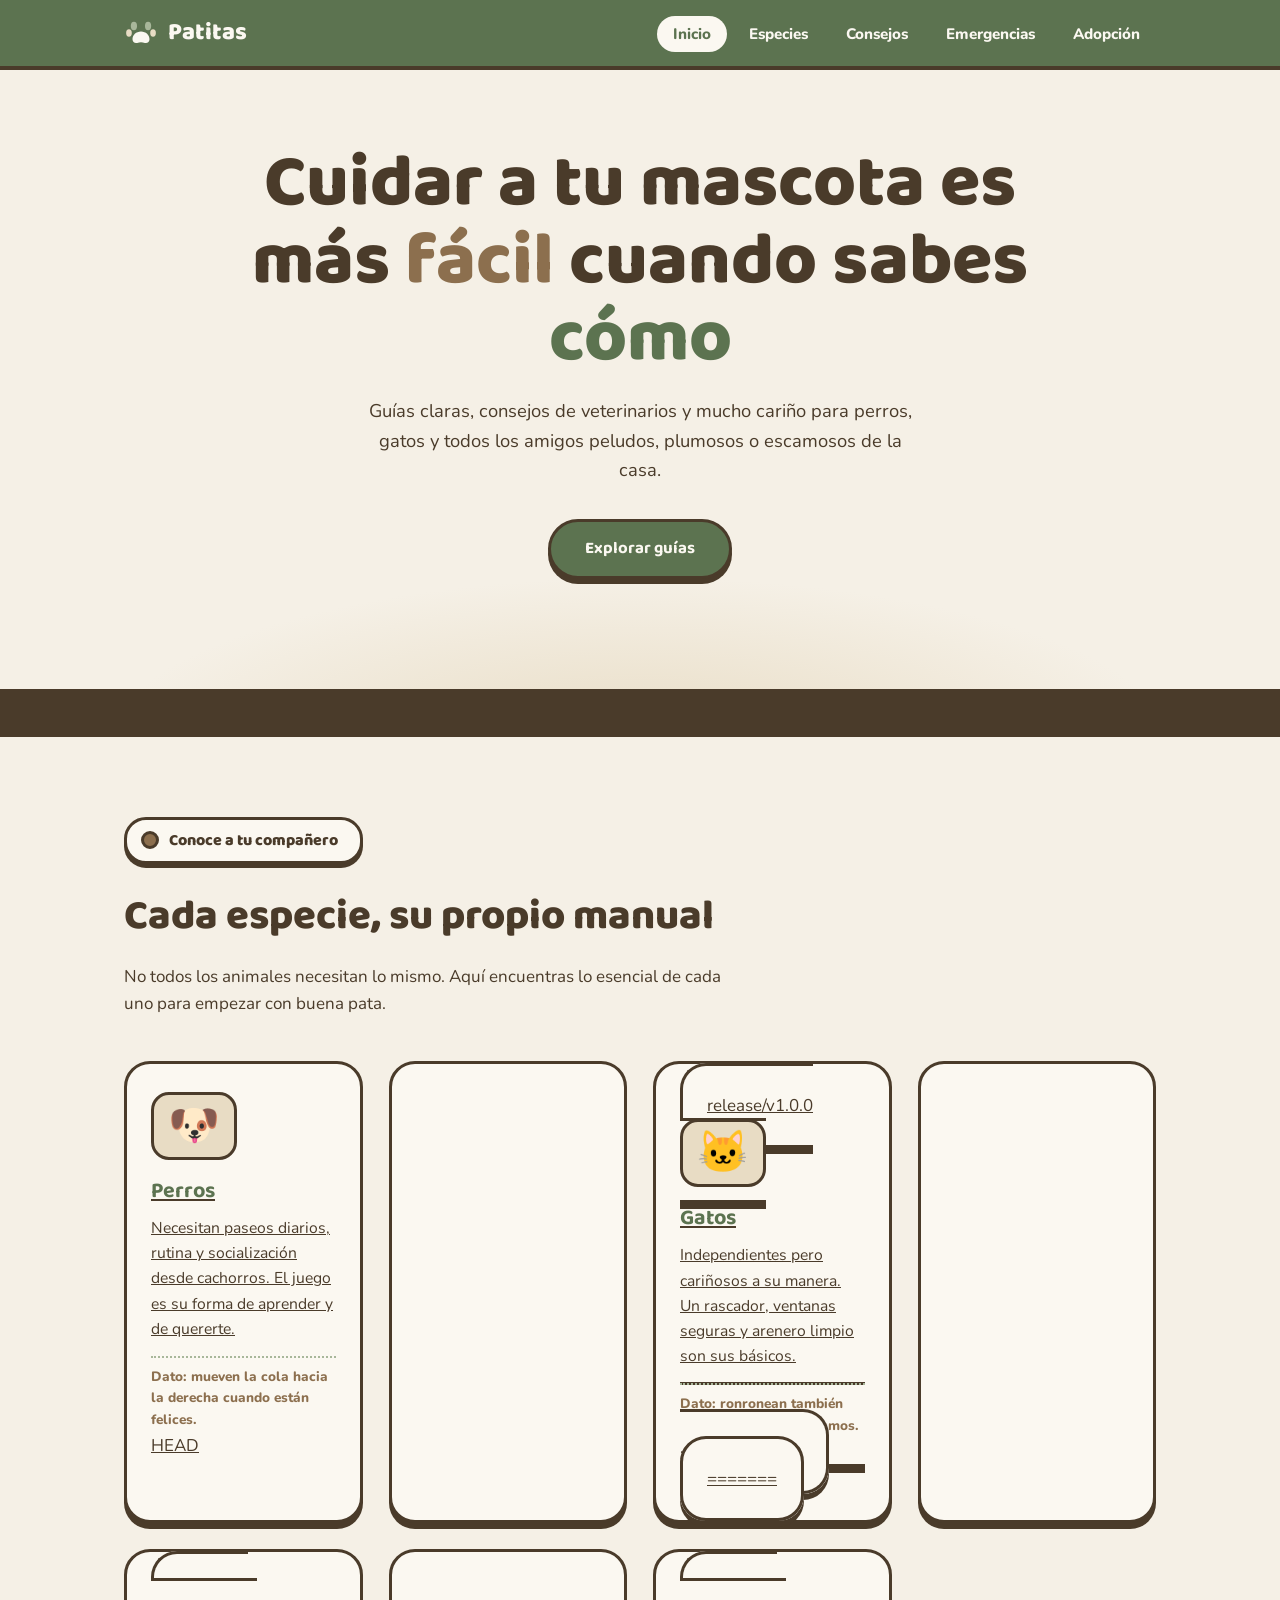
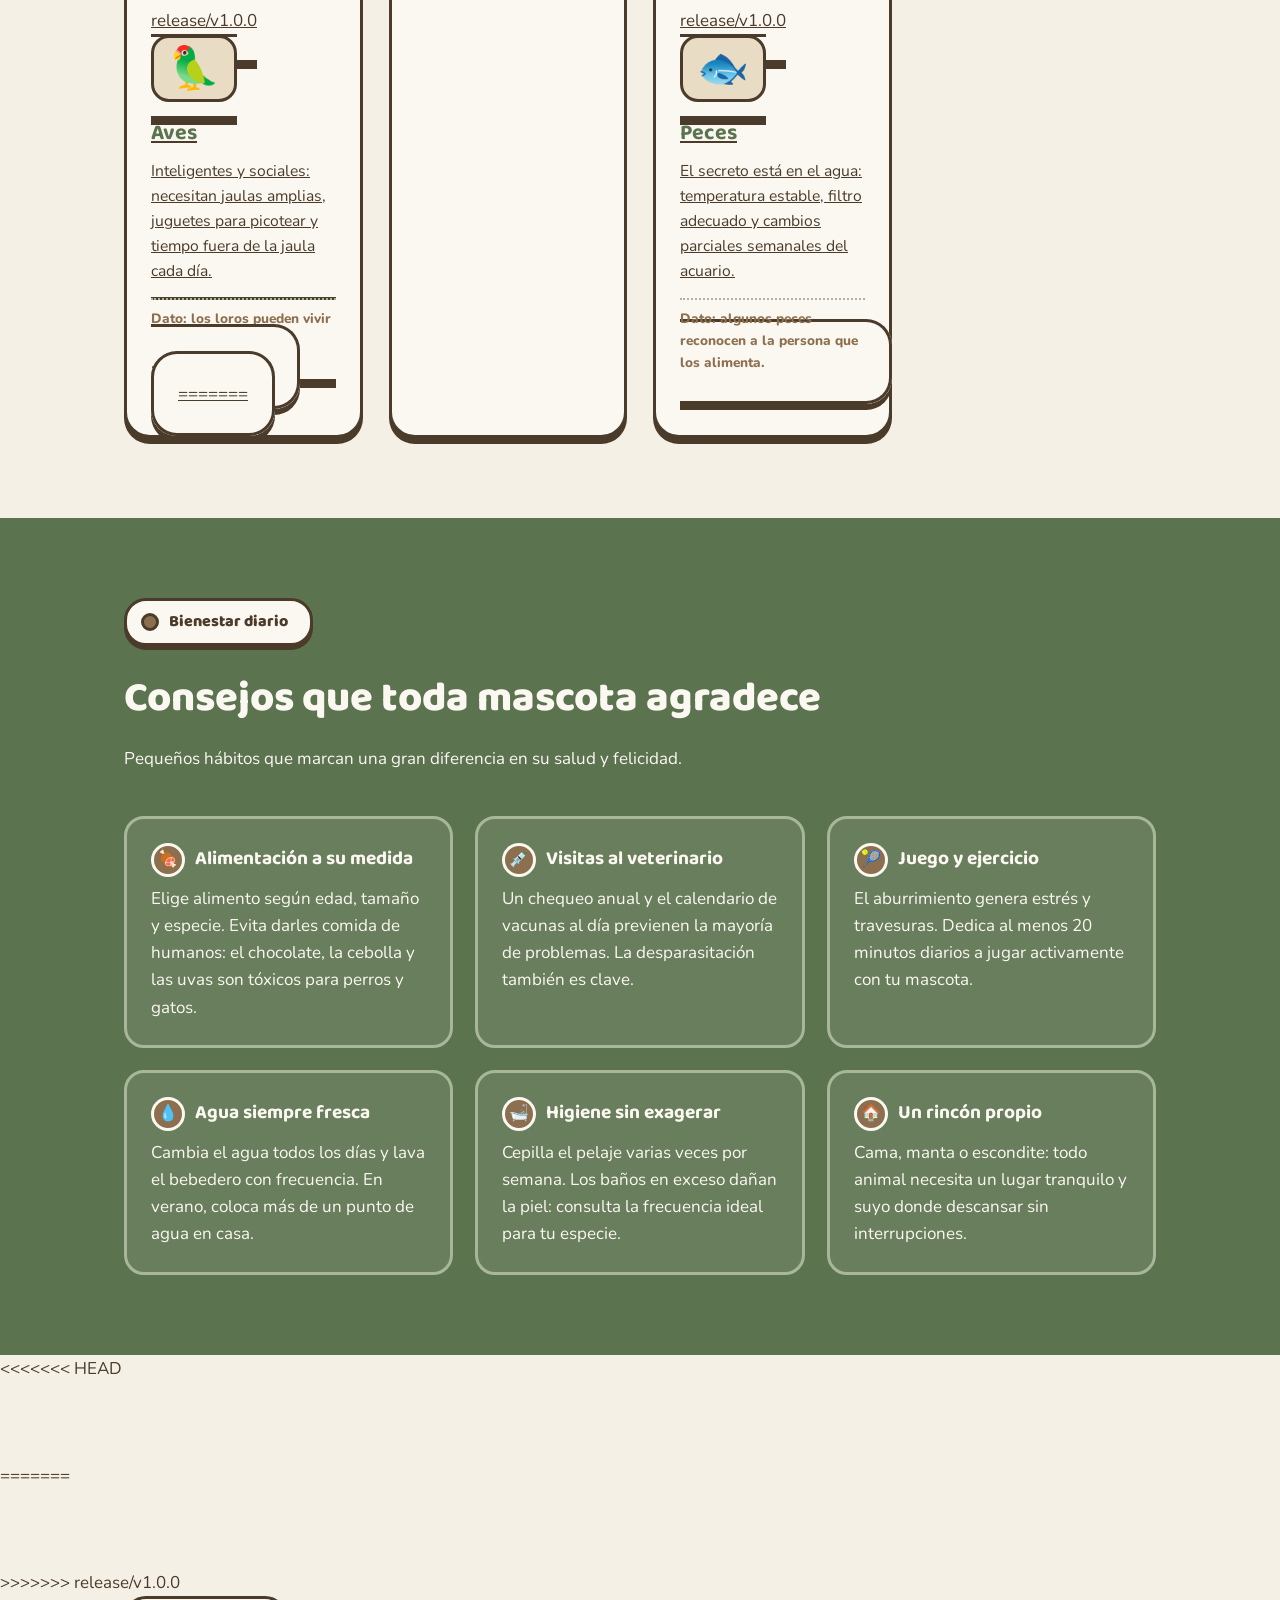
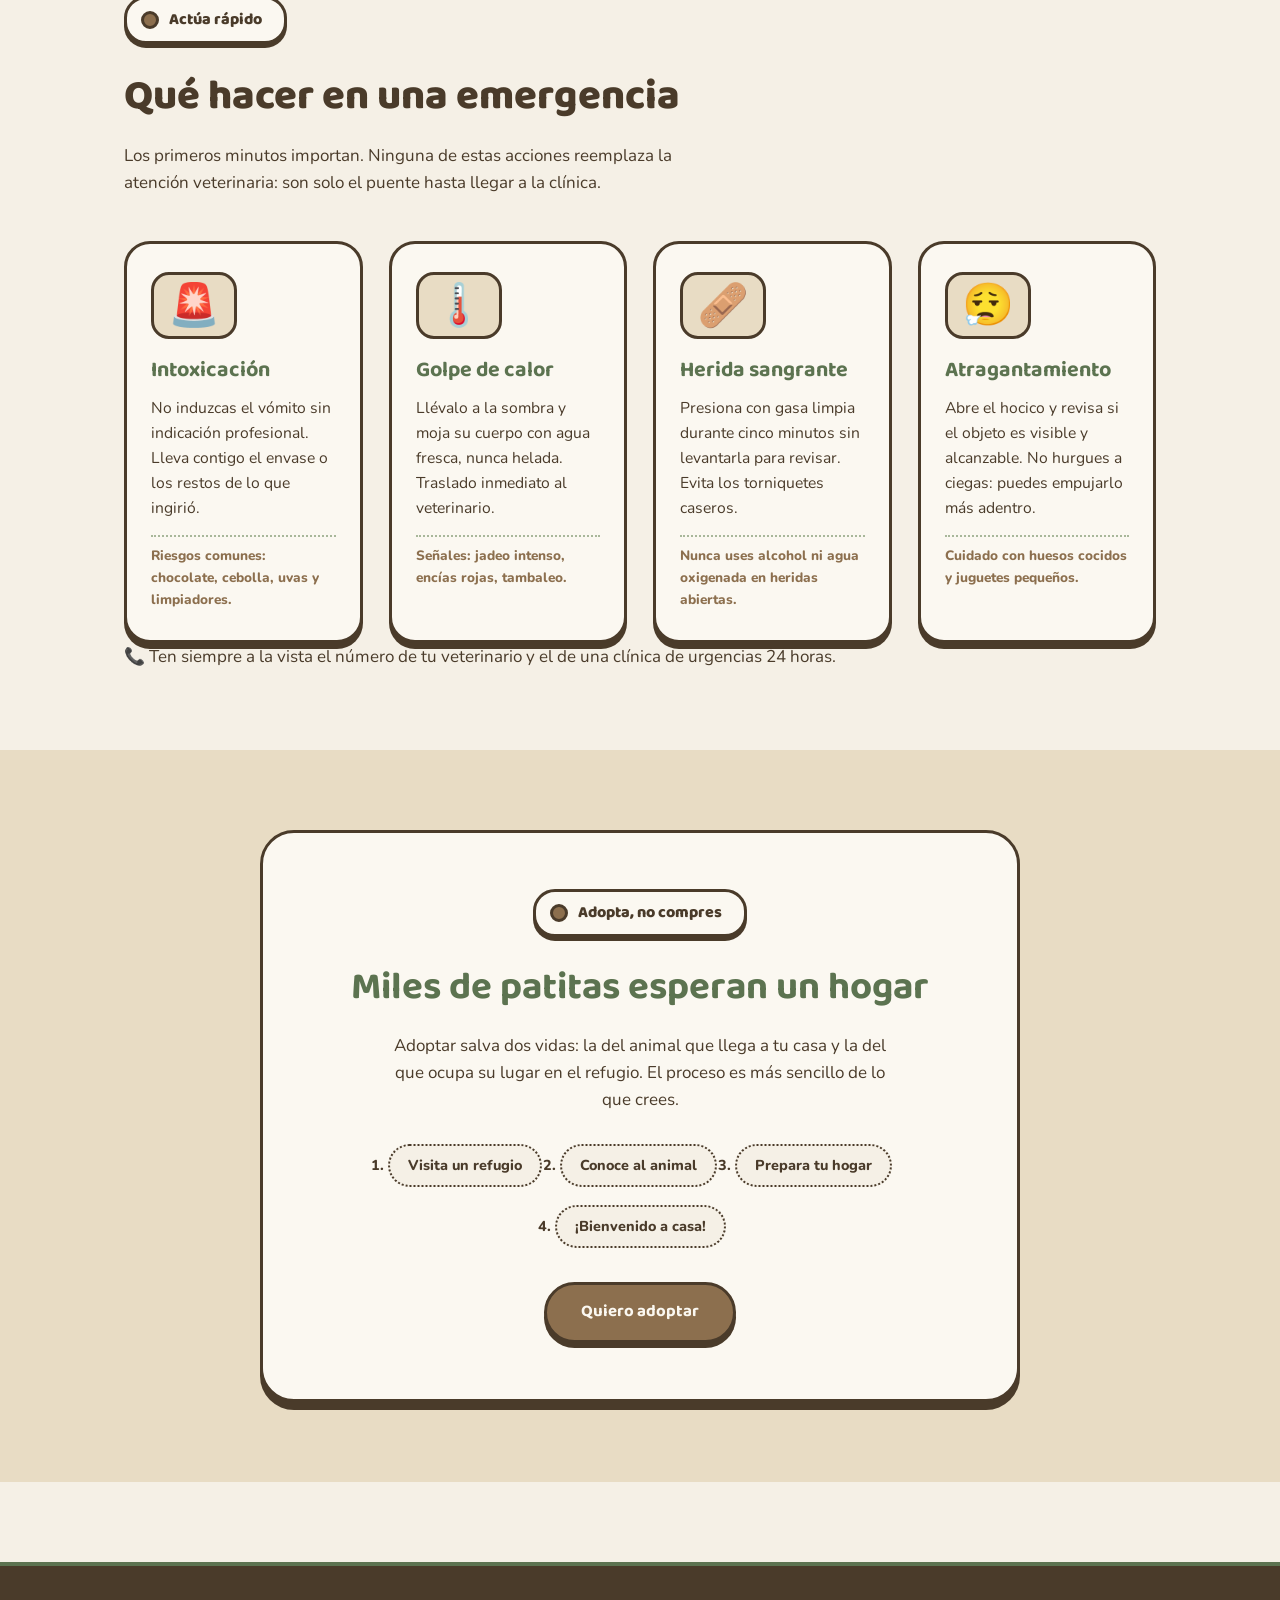
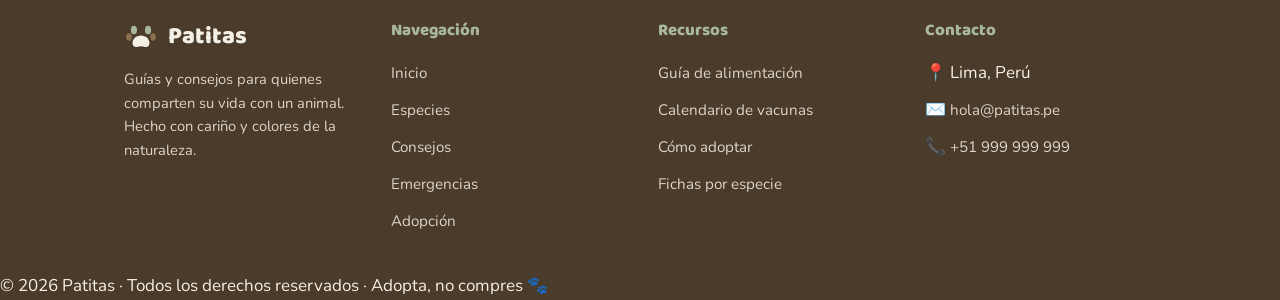
<file: index.html>
<!DOCTYPE html>
<html lang="es">
<head>
<meta charset="UTF-8">
<meta name="viewport" content="width=device-width, initial-scale=1.0">
<meta name="description" content="Guías claras, consejos de veterinarios y fomento de la adopción responsable para perros, gatos, aves y peces. Únete a la comunidad Patitas.">
<meta name="theme-color" content="#5C7350">
 
<!-- Open Graph: mejora cómo se ve el enlace al compartirlo en redes -->
<meta property="og:type" content="website">
<meta property="og:title" content="Patitas · Guía y cariño para tu mascota">
<meta property="og:description" content="Guías claras, consejos de veterinarios y fomento de la adopción responsable para perros, gatos, aves y peces.">
<meta property="og:locale" content="es_PE">
 
<title>Patitas · Guía y cariño para tu mascota</title>
 
<link rel="preconnect" href="https://fonts.googleapis.com">
<link rel="preconnect" href="https://fonts.gstatic.com" crossorigin>
<link href="https://fonts.googleapis.com/css2?family=Baloo+2:wght@500;700;800&family=Nunito:ital,wght@0,400;0,600;0,800;1,400&display=swap" rel="stylesheet">
<link rel="stylesheet" href="estilos.css">
 
<style>
  /* Enlace de salto para accesibilidad (usuarios de teclado y lector de pantalla) */
  .salto {
    position: absolute;
    left: -9999px;
    top: 0;
    background: #5C7350;
    color: #FBF8F1;
    padding: 0.6rem 1rem;
    border-radius: 0 0 0.5rem 0.5rem;
    z-index: 100;
  }
  .salto:focus { left: 1rem; }
 
  /* Desplazamiento suave al navegar por anclas, respetando preferencias del usuario */
  @media (prefers-reduced-motion: no-preference) {
    html { scroll-behavior: smooth; }
  }
</style>
</head>
<body>
 
<a class="salto" href="#inicio">Saltar al contenido principal</a>
 
<header>
  <nav class="nav" aria-label="Navegación principal">
    <a class="logo" href="#inicio" aria-label="Ir al inicio de Patitas">
      <svg viewBox="0 0 24 24" fill="none" aria-hidden="true">
        <ellipse cx="7" cy="7" rx="2.2" ry="3" fill="#A8B79A"/>
        <ellipse cx="17" cy="7" rx="2.2" ry="3" fill="#A8B79A"/>
        <ellipse cx="3.5" cy="12" rx="2" ry="2.6" fill="#E8DCC4"/>
        <ellipse cx="20.5" cy="12" rx="2" ry="2.6" fill="#E8DCC4"/>
        <path d="M12 11c3.5 0 6 2.6 6 5.4 0 2-1.6 3.1-3.3 2.6-1-.3-1.8-.5-2.7-.5s-1.7.2-2.7.5C7.6 19.5 6 18.4 6 16.4 6 13.6 8.5 11 12 11z" fill="#FBF8F1"/>
      </svg>
      Patitas
    </a>
    <ul>
      <li><a class="activo" href="#inicio" aria-current="page">Inicio</a></li>
      <li><a href="#especies">Especies</a></li>
      <li><a href="#consejos">Consejos</a></li>
      <li><a href="#emergencias">Emergencias</a></li>
      <li><a href="#adopcion">Adopción </a></li>
    </ul>
  </nav>
</header>
 
<main id="inicio">
 
  <section class="hero" aria-labelledby="titulo-hero">
    <h1 id="titulo-hero">Cuidar a tu mascota es más <span class="tierra">fácil</span> cuando sabes <span class="musgo">cómo</span></h1>
    <p>Guías claras, consejos de veterinarios y mucho cariño para perros, gatos y todos los amigos peludos, plumosos o escamosos de la casa.</p>
    <a class="btn" href="#especies">Explorar guías</a>
  </section>
 
  <div class="huellas" aria-hidden="true">
    <span>🐾 PERROS · 🐾 GATOS · 🐾 AVES · 🐾 PECES · 🐾 CONEJOS · 🐾 HÁMSTERS · 🐾 PERROS · 🐾 GATOS · 🐾 AVES · 🐾 PECES · 🐾 CONEJOS · 🐾 HÁMSTERS ·&nbsp;</span>
  </div>
 
  <div class="con-correa">
 
    <section id="especies" aria-labelledby="titulo-especies">
      <div class="contenedor">
        <span class="placa">Conoce a tu compañero</span>
        <h2 class="titulo-seccion" id="titulo-especies">Cada especie, su propio manual</h2>
        <p class="intro-seccion">No todos los animales necesitan lo mismo. Aquí encuentras lo esencial de cada uno para empezar con buena pata.</p>
 
        <div class="grid-especies">
          <a class="carta" href="perros.html">
            <span class="emoji" aria-hidden="true">🐶</span>
            <h3>Perros</h3>
            <p>Necesitan paseos diarios, rutina y socialización desde cachorros. El juego es su forma de aprender y de quererte.</p>
            <span class="dato">Dato: mueven la cola hacia la derecha cuando están felices.</span>
HEAD
          </a>

          <a class="carta" href="gatos.html">

          </article>
 
          <article class="carta">
 release/v1.0.0
            <span class="emoji" aria-hidden="true">🐱</span>
            <h3>Gatos</h3>
            <p>Independientes pero cariñosos a su manera. Un rascador, ventanas seguras y arenero limpio son sus básicos.</p>
            <span class="dato">Dato: ronronean también para calmarse a sí mismos.</span>
<<<<<<< HEAD
          </a>

          <a class="carta" href="aves.html">
=======
          </article>
 
          <article class="carta">
>>>>>>> release/v1.0.0
            <span class="emoji" aria-hidden="true">🦜</span>
            <h3>Aves</h3>
            <p>Inteligentes y sociales: necesitan jaulas amplias, juguetes para picotear y tiempo fuera de la jaula cada día.</p>
            <span class="dato">Dato: los loros pueden vivir más de 50 años.</span>
<<<<<<< HEAD
          </a>

          <a class="carta" href="peces.html">
=======
          </article>
 
          <article class="carta">
>>>>>>> release/v1.0.0
            <span class="emoji" aria-hidden="true">🐟</span>
            <h3>Peces</h3>
            <p>El secreto está en el agua: temperatura estable, filtro adecuado y cambios parciales semanales del acuario.</p>
            <span class="dato">Dato: algunos peces reconocen a la persona que los alimenta.</span>
          </a>
        </div>
      </div>
    </section>
 
    <section id="consejos" class="fondo-musgo" aria-labelledby="titulo-consejos">
      <div class="contenedor">
        <span class="placa">Bienestar diario</span>
        <h2 class="titulo-seccion" id="titulo-consejos">Consejos que toda mascota agradece</h2>
        <p class="intro-seccion">Pequeños hábitos que marcan una gran diferencia en su salud y felicidad.</p>
 
        <div class="lista-consejos">
          <article class="consejo">
            <h3><span class="icono" aria-hidden="true">🍖</span> Alimentación a su medida</h3>
            <p>Elige alimento según edad, tamaño y especie. Evita darles comida de humanos: el chocolate, la cebolla y las uvas son tóxicos para perros y gatos.</p>
          </article>
 
          <article class="consejo">
            <h3><span class="icono" aria-hidden="true">💉</span> Visitas al veterinario</h3>
            <p>Un chequeo anual y el calendario de vacunas al día previenen la mayoría de problemas. La desparasitación también es clave.</p>
          </article>
 
          <article class="consejo">
            <h3><span class="icono" aria-hidden="true">🎾</span> Juego y ejercicio</h3>
            <p>El aburrimiento genera estrés y travesuras. Dedica al menos 20 minutos diarios a jugar activamente con tu mascota.</p>
          </article>
 
          <article class="consejo">
            <h3><span class="icono" aria-hidden="true">💧</span> Agua siempre fresca</h3>
            <p>Cambia el agua todos los días y lava el bebedero con frecuencia. En verano, coloca más de un punto de agua en casa.</p>
          </article>
 
          <article class="consejo">
            <h3><span class="icono" aria-hidden="true">🛁</span> Higiene sin exagerar</h3>
            <p>Cepilla el pelaje varias veces por semana. Los baños en exceso dañan la piel: consulta la frecuencia ideal para tu especie.</p>
          </article>
 
          <article class="consejo">
            <h3><span class="icono" aria-hidden="true">🏠</span> Un rincón propio</h3>
            <p>Cama, manta o escondite: todo animal necesita un lugar tranquilo y suyo donde descansar sin interrupciones.</p>
          </article>
        </div>
      </div>
    </section>
<<<<<<< HEAD

    <section id="emergencias" class="emergencias">
=======
 
    <section id="emergencias" class="emergencias" aria-labelledby="titulo-emergencias">
>>>>>>> release/v1.0.0
      <div class="contenedor">
        <span class="placa">Actúa rápido</span>
        <h2 class="titulo-seccion" id="titulo-emergencias">Qué hacer en una emergencia</h2>
        <p class="intro-seccion">Los primeros minutos importan. Ninguna de estas acciones reemplaza la atención veterinaria: son solo el puente hasta llegar a la clínica.</p>
 
        <div class="grid-especies">
          <article class="carta emergencia">
            <span class="emoji" aria-hidden="true">🚨</span>
            <h3>Intoxicación</h3>
            <p>No induzcas el vómito sin indicación profesional. Lleva contigo el envase o los restos de lo que ingirió.</p>
            <span class="dato">Riesgos comunes: chocolate, cebolla, uvas y limpiadores.</span>
          </article>
 
          <article class="carta emergencia">
            <span class="emoji" aria-hidden="true">🌡️</span>
            <h3>Golpe de calor</h3>
            <p>Llévalo a la sombra y moja su cuerpo con agua fresca, nunca helada. Traslado inmediato al veterinario.</p>
            <span class="dato">Señales: jadeo intenso, encías rojas, tambaleo.</span>
          </article>
 
          <article class="carta emergencia">
            <span class="emoji" aria-hidden="true">🩹</span>
            <h3>Herida sangrante</h3>
            <p>Presiona con gasa limpia durante cinco minutos sin levantarla para revisar. Evita los torniquetes caseros.</p>
            <span class="dato">Nunca uses alcohol ni agua oxigenada en heridas abiertas.</span>
          </article>
 
          <article class="carta emergencia">
            <span class="emoji" aria-hidden="true">😮‍💨</span>
            <h3>Atragantamiento</h3>
            <p>Abre el hocico y revisa si el objeto es visible y alcanzable. No hurgues a ciegas: puedes empujarlo más adentro.</p>
            <span class="dato">Cuidado con huesos cocidos y juguetes pequeños.</span>
          </article>
        </div>
 
        <p class="aviso">📞 Ten siempre a la vista el número de tu veterinario y el de una clínica de urgencias 24 horas.</p>
      </div>
    </section>
 
    <section id="adopcion" class="adopcion" aria-labelledby="titulo-adopcion">
      <div class="contenedor">
        <div class="caja-adopcion">
          <span class="placa">Adopta, no compres</span>
          <h2 id="titulo-adopcion">Miles de patitas esperan un hogar</h2>
          <p>Adoptar salva dos vidas: la del animal que llega a tu casa y la del que ocupa su lugar en el refugio. El proceso es más sencillo de lo que crees.</p>
          <ol class="pasos">
            <li class="paso">Visita un refugio</li>
            <li class="paso">Conoce al animal</li>
            <li class="paso">Prepara tu hogar</li>
            <li class="paso">¡Bienvenido a casa!</li>
          </ol>
          <a class="btn secundario" href="adopcion.html">Quiero adoptar</a>
        </div>
      </div>
    </section>
 
  </div>
</main>
 
<footer>
  <div class="pie">
    <div>
      <a class="logo" href="#inicio">
        <svg viewBox="0 0 24 24" fill="none" aria-hidden="true">
          <ellipse cx="7" cy="7" rx="2.2" ry="3" fill="#A8B79A"/>
          <ellipse cx="17" cy="7" rx="2.2" ry="3" fill="#A8B79A"/>
          <ellipse cx="3.5" cy="12" rx="2" ry="2.6" fill="#8C6F4E"/>
          <ellipse cx="20.5" cy="12" rx="2" ry="2.6" fill="#8C6F4E"/>
          <path d="M12 11c3.5 0 6 2.6 6 5.4 0 2-1.6 3.1-3.3 2.6-1-.3-1.8-.5-2.7-.5s-1.7.2-2.7.5C7.6 19.5 6 18.4 6 16.4 6 13.6 8.5 11 12 11z" fill="#F5F0E6"/>
        </svg>
        Patitas
      </a>
      <p>Guías y consejos para quienes comparten su vida con un animal. Hecho con cariño y colores de la naturaleza.</p>
    </div>
 
    <nav aria-label="Navegación del pie de página">
      <h4>Navegación</h4>
      <ul>
        <li><a href="#inicio">Inicio</a></li>
        <li><a href="#especies">Especies</a></li>
        <li><a href="#consejos">Consejos</a></li>
        <li><a href="#emergencias">Emergencias</a></li>
        <li><a href="#adopcion">Adopción</a></li>
      </ul>
    </nav>
 
    <div>
      <h4>Recursos</h4>
      <ul>
        <li><a href="#consejos">Guía de alimentación</a></li>
        <li><a href="#consejos">Calendario de vacunas</a></li>
        <li><a href="adopcion.html">Cómo adoptar</a></li>
        <li><a href="#especies">Fichas por especie</a></li>
      </ul>
    </div>
 
    <div>
      <h4>Contacto</h4>
      <ul class="contacto">
        <li>📍 Lima, Perú</li>
        <li>✉️ <a href="mailto:hola@patitas.pe">hola@patitas.pe</a></li>
        <li>📞 <a href="tel:+51999999999">+51 999 999 999</a></li>
      </ul>
    </div>
  </div>
 
  <div class="pie-legal">
    © 2026 Patitas · Todos los derechos reservados · Adopta, no compres 🐾
  </div>
</footer>
 
</body>
</html>
</file>
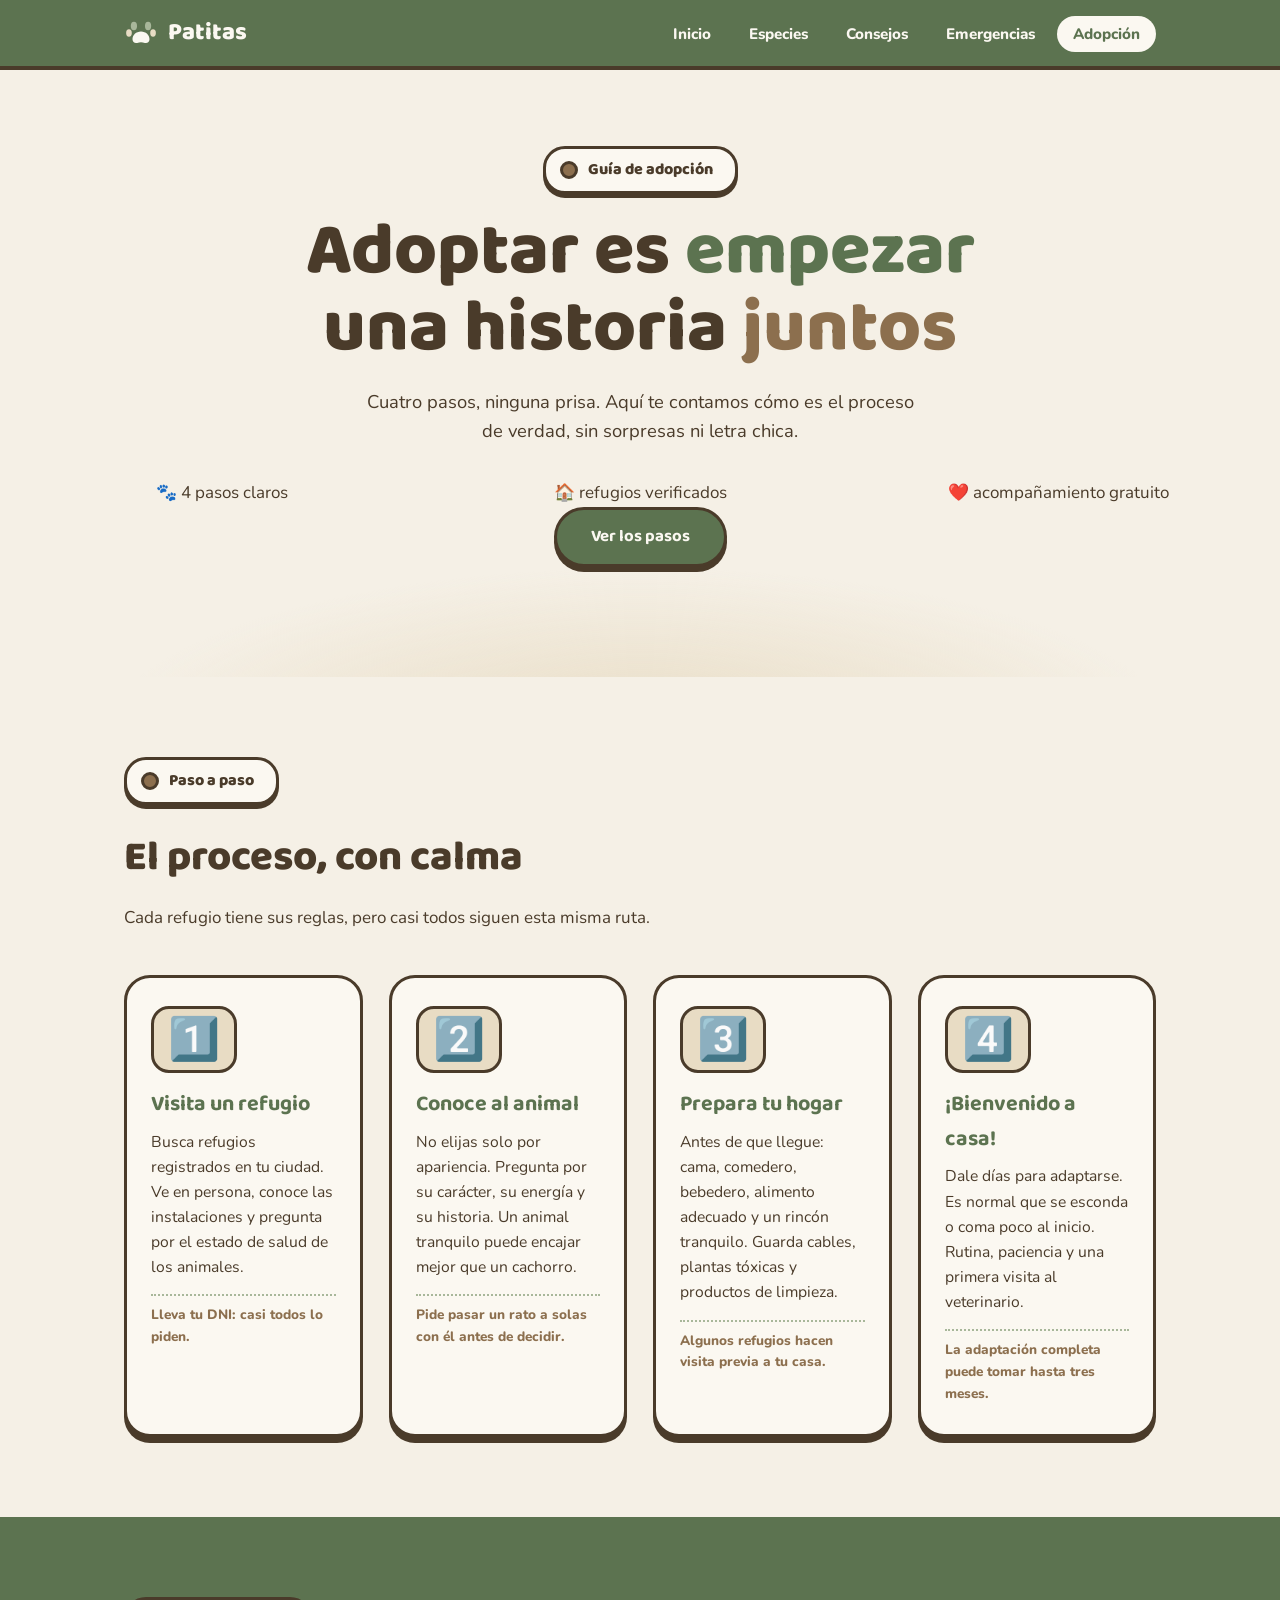
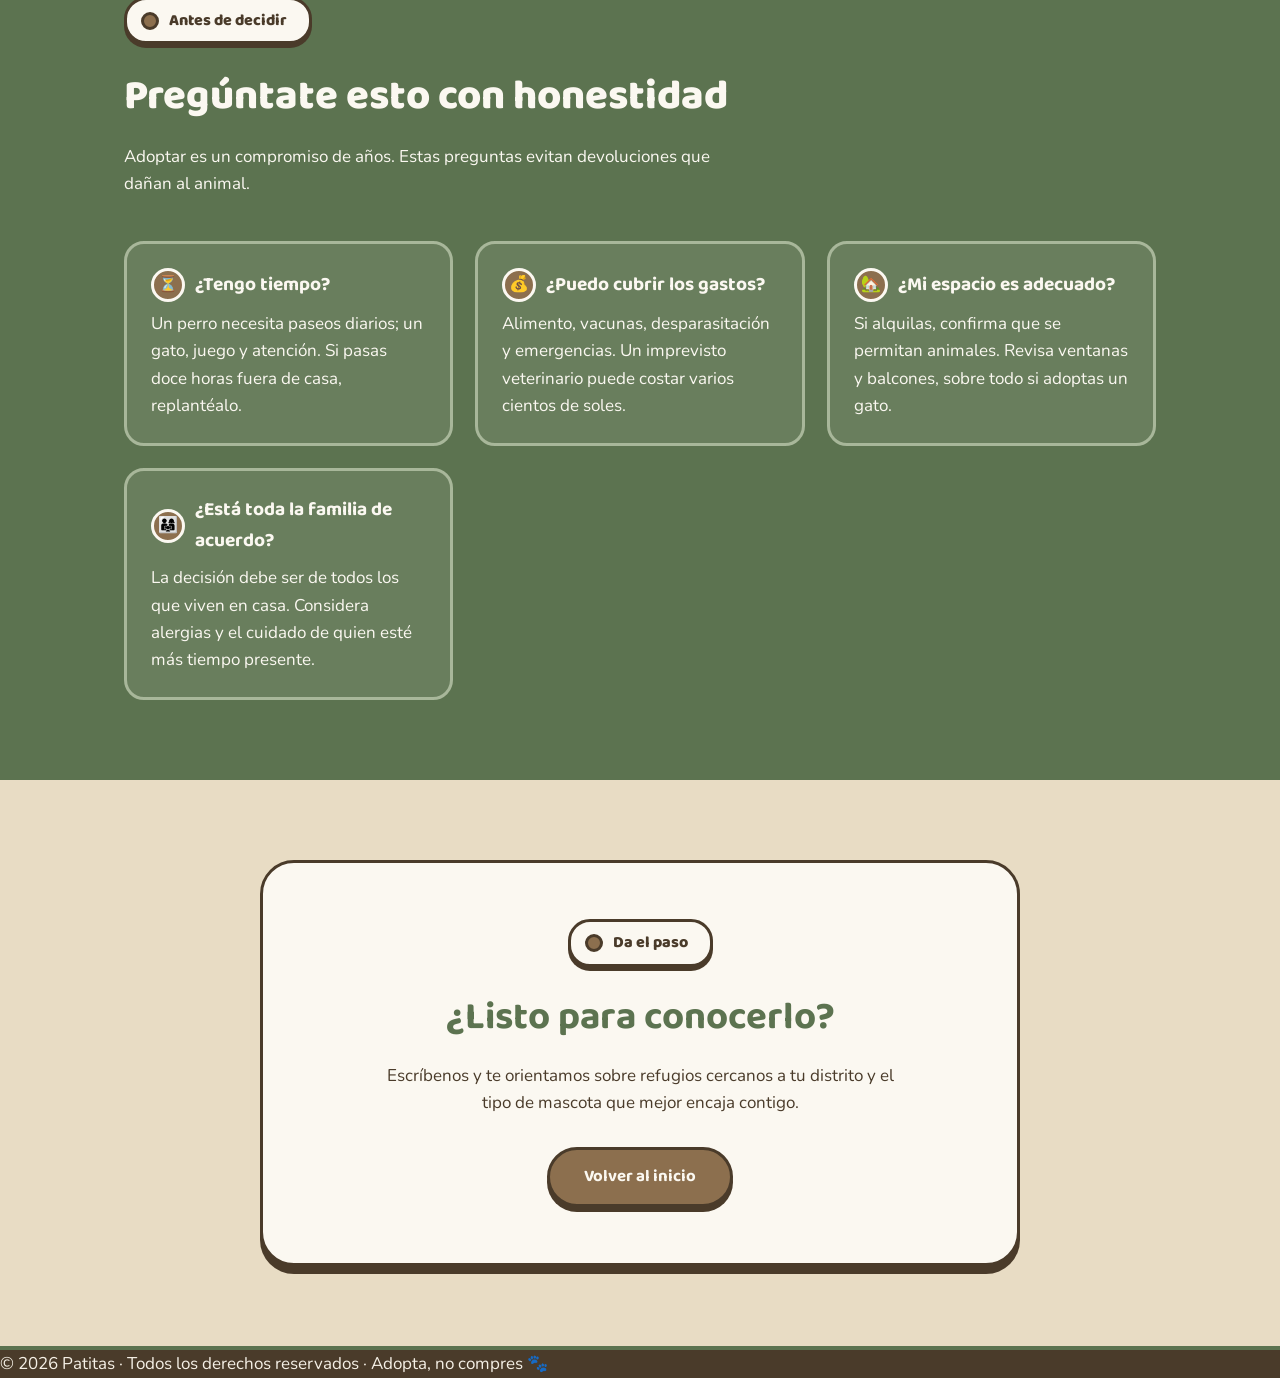
<file: adopcion.html>
<!DOCTYPE html>
<html lang="es">
<head>
<meta charset="UTF-8">
<meta name="viewport" content="width=device-width, initial-scale=1.0">
<meta name="description" content="Conoce los pasos reales para adoptar a tu nueva mascota. En Patitas te guiamos en todo el proceso de adopción, sin prisas.">
<meta name="theme-color" content="#5C7350">
<title>Cómo adoptar · Patitas</title>
<link rel="preconnect" href="https://fonts.googleapis.com">
<link rel="preconnect" href="https://fonts.gstatic.com" crossorigin>
<link href="https://fonts.googleapis.com/css2?family=Baloo+2:wght@500;700;800&family=Nunito:ital,wght@0,400;0,600;0,800;1,400&display=swap" rel="stylesheet">
<link rel="stylesheet" href="estilos.css">
</head>
<body>

<header>
  <nav class="nav" aria-label="Navegación Principal">
    <a class="logo" href="index.html" aria-label="Volver al inicio de Patitas">
      <svg viewBox="0 0 24 24" fill="none" aria-hidden="true">
        <ellipse cx="7" cy="7" rx="2.2" ry="3" fill="#A8B79A"/>
        <ellipse cx="17" cy="7" rx="2.2" ry="3" fill="#A8B79A"/>
        <ellipse cx="3.5" cy="12" rx="2" ry="2.6" fill="#E8DCC4"/>
        <ellipse cx="20.5" cy="12" rx="2" ry="2.6" fill="#E8DCC4"/>
        <path d="M12 11c3.5 0 6 2.6 6 5.4 0 2-1.6 3.1-3.3 2.6-1-.3-1.8-.5-2.7-.5s-1.7.2-2.7.5C7.6 19.5 6 18.4 6 16.4 6 13.6 8.5 11 12 11z" fill="#FBF8F1"/>
      </svg>
      Patitas
    </a>
    <ul>
      <li><a href="index.html#inicio">Inicio</a></li>
      <li><a href="index.html#especies">Especies</a></li>
      <li><a href="index.html#consejos">Consejos</a></li>
      <li><a href="index.html#emergencias">Emergencias</a></li>
      <li><a class="activo" href="adopcion.html">Adopción</a></li>
    </ul>
  </nav>
</header>

<main>

  <section class="hero">
    <span class="placa">Guía de adopción</span>
    <h1>Adoptar es <span class="musgo">empezar</span> una historia <span class="tierra">juntos</span></h1>
    <p>Cuatro pasos, ninguna prisa. Aquí te contamos cómo es el proceso de verdad, sin sorpresas ni letra chica.</p>
    <div class="lista-consejos" style="margin-top: 1.5rem;">
      <span class="dato">🐾 4 pasos claros</span>
      <span class="dato">🏠 refugios verificados</span>
      <span class="dato">❤️ acompañamiento gratuito</span>
    </div>
    <a class="btn" href="#pasos">Ver los pasos</a>
  </section>
  <section id="pasos">
    <div class="contenedor">
      <span class="placa">Paso a paso</span>
      <h2 class="titulo-seccion">El proceso, con calma</h2>
      <p class="intro-seccion">Cada refugio tiene sus reglas, pero casi todos siguen esta misma ruta.</p>

      <div class="grid-especies">
        <article class="carta">
          <span class="emoji" aria-hidden="true">1️⃣</span>
          <h3>Visita un refugio</h3>
          <p>Busca refugios registrados en tu ciudad. Ve en persona, conoce las instalaciones y pregunta por el estado de salud de los animales.</p>
          <span class="dato">Lleva tu DNI: casi todos lo piden.</span>
        </article>

        <article class="carta">
          <span class="emoji" aria-hidden="true">2️⃣</span>
          <h3>Conoce al animal</h3>
          <p>No elijas solo por apariencia. Pregunta por su carácter, su energía y su historia. Un animal tranquilo puede encajar mejor que un cachorro.</p>
          <span class="dato">Pide pasar un rato a solas con él antes de decidir.</span>
        </article>

        <article class="carta">
          <span class="emoji" aria-hidden="true">3️⃣</span>
          <h3>Prepara tu hogar</h3>
          <p>Antes de que llegue: cama, comedero, bebedero, alimento adecuado y un rincón tranquilo. Guarda cables, plantas tóxicas y productos de limpieza.</p>
          <span class="dato">Algunos refugios hacen visita previa a tu casa.</span>
        </article>

        <article class="carta">
          <span class="emoji" aria-hidden="true">4️⃣</span>
          <h3>¡Bienvenido a casa!</h3>
          <p>Dale días para adaptarse. Es normal que se esconda o coma poco al inicio. Rutina, paciencia y una primera visita al veterinario.</p>
          <span class="dato">La adaptación completa puede tomar hasta tres meses.</span>
        </article>
      </div>
    </div>
  </section>

  <section class="fondo-musgo">
    <div class="contenedor">
      <span class="placa">Antes de decidir</span>
      <h2 class="titulo-seccion">Pregúntate esto con honestidad</h2>
      <p class="intro-seccion">Adoptar es un compromiso de años. Estas preguntas evitan devoluciones que dañan al animal.</p>

      <div class="lista-consejos">
        <article class="consejo">
          <h3><span class="icono" aria-hidden="true">⏳</span> ¿Tengo tiempo?</h3>
          <p>Un perro necesita paseos diarios; un gato, juego y atención. Si pasas doce horas fuera de casa, replantéalo.</p>
        </article>

        <article class="consejo">
          <h3><span class="icono" aria-hidden="true">💰</span> ¿Puedo cubrir los gastos?</h3>
          <p>Alimento, vacunas, desparasitación y emergencias. Un imprevisto veterinario puede costar varios cientos de soles.</p>
        </article>

        <article class="consejo">
          <h3><span class="icono" aria-hidden="true">🏡</span> ¿Mi espacio es adecuado?</h3>
          <p>Si alquilas, confirma que se permitan animales. Revisa ventanas y balcones, sobre todo si adoptas un gato.</p>
        </article>

        <article class="consejo">
          <h3><span class="icono" aria-hidden="true">👨‍👩‍👧</span> ¿Está toda la familia de acuerdo?</h3>
          <p>La decisión debe ser de todos los que viven en casa. Considera alergias y el cuidado de quien esté más tiempo presente.</p>
        </article>
      </div>
    </div>
  </section>

  <section class="adopcion">
    <div class="contenedor">
      <div class="caja-adopcion">
        <span class="placa">Da el paso</span>
        <h2>¿Listo para conocerlo?</h2>
        <p>Escríbenos y te orientamos sobre refugios cercanos a tu distrito y el tipo de mascota que mejor encaja contigo.</p>
        <a class="btn secundario" href="index.html#inicio">Volver al inicio</a>
      </div>
    </div>
  </section>

</main>

<footer>
  <div class="pie-legal">
    © 2026 Patitas · Todos los derechos reservados · Adopta, no compres 🐾
  </div>
</footer>

</body>
</html>
</file>
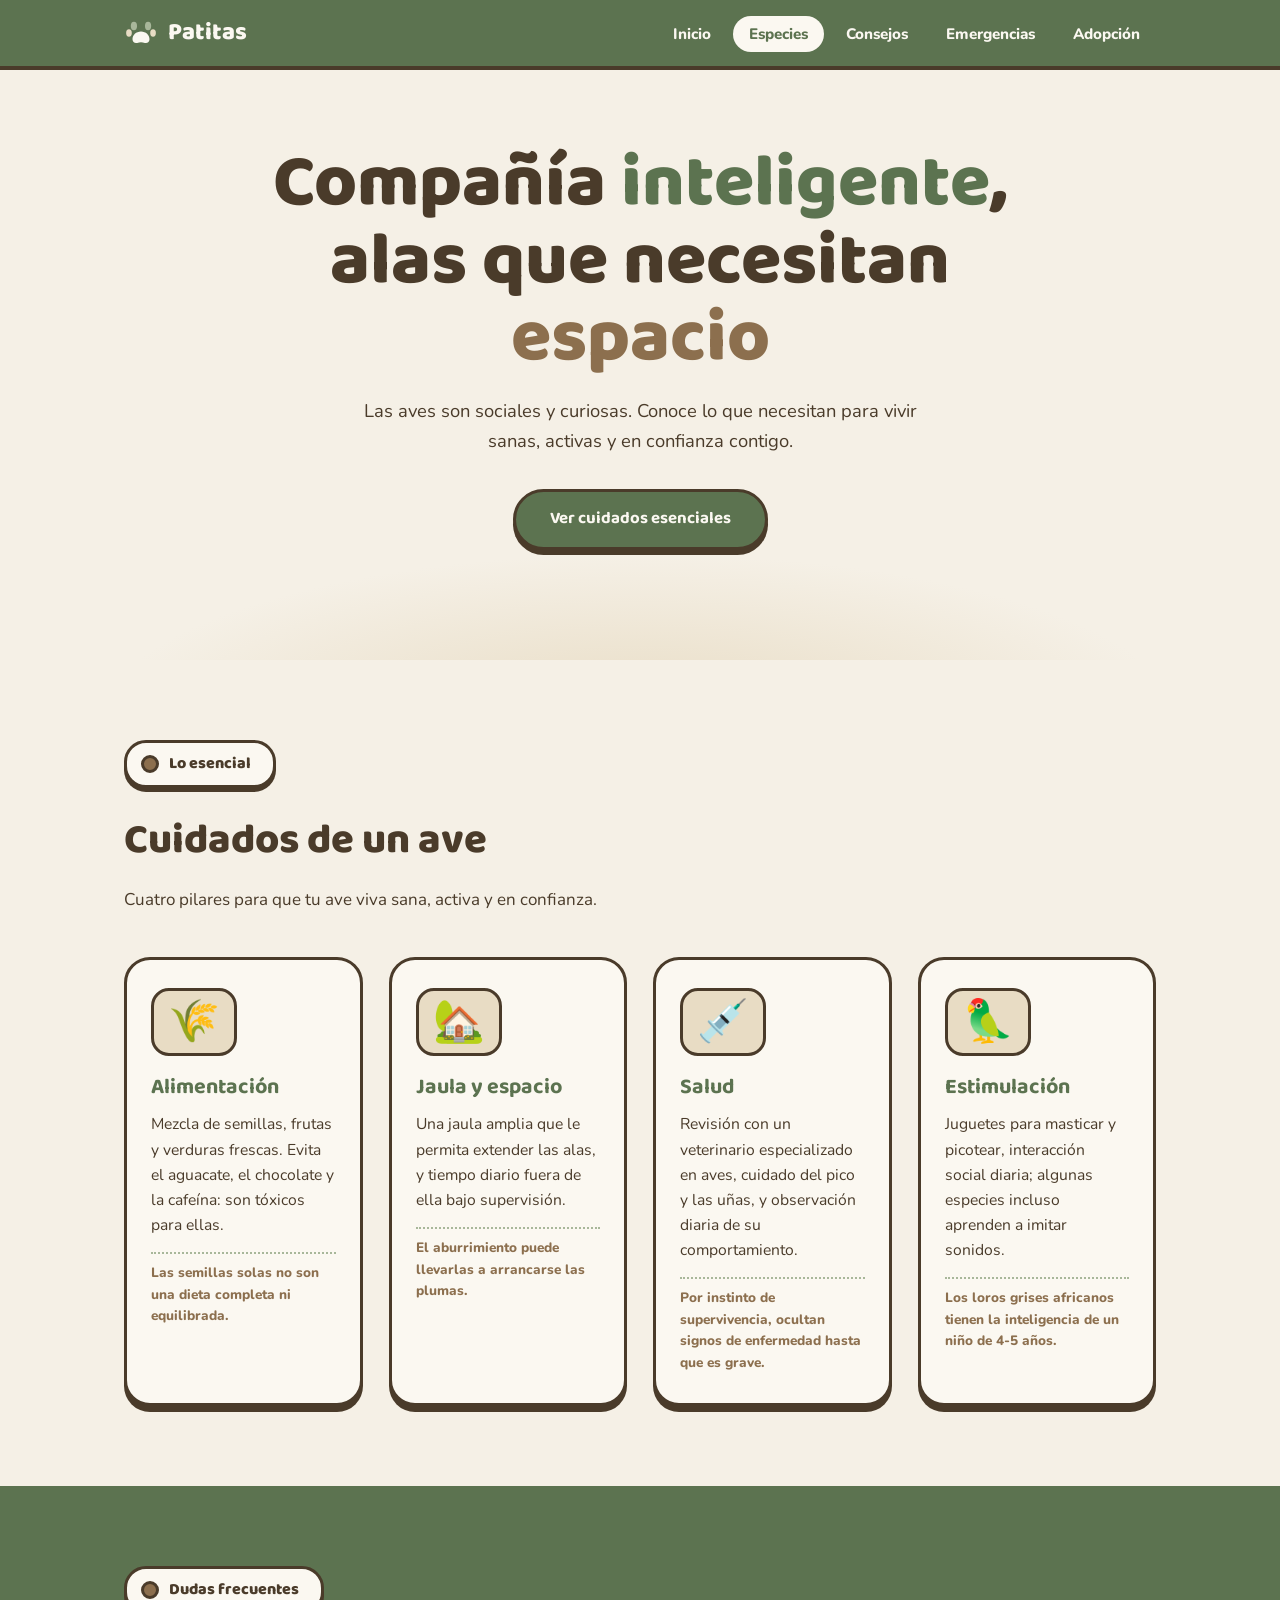
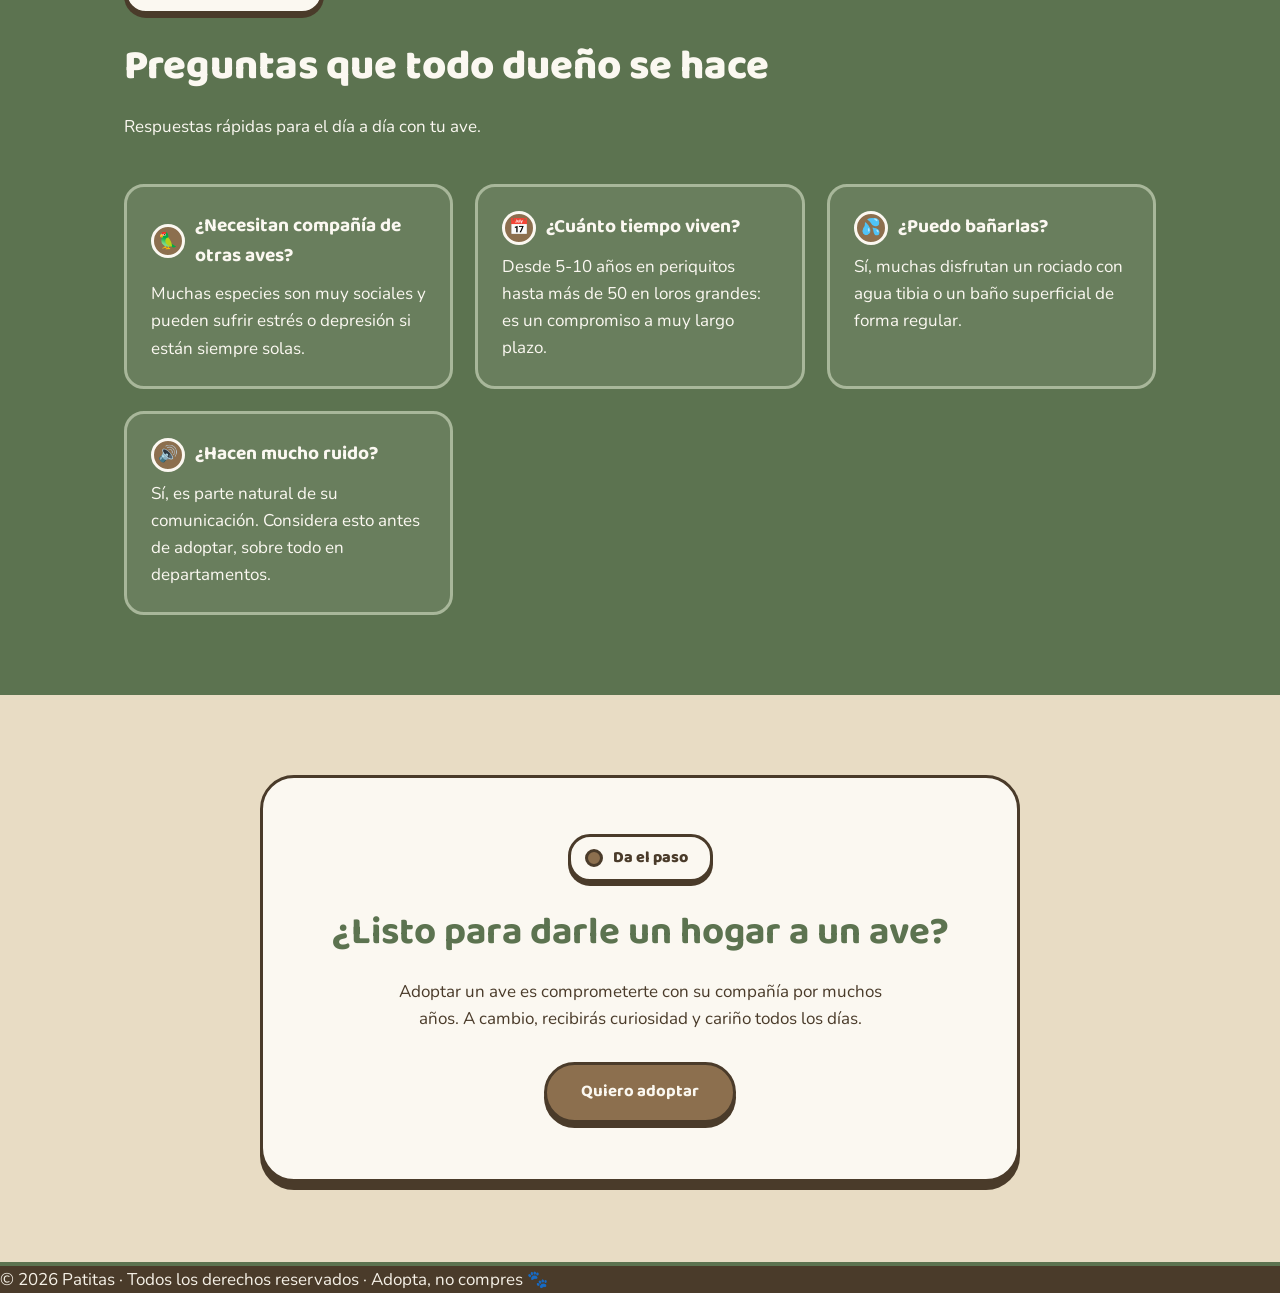
<file: aves.html>
<!DOCTYPE html>
<html lang="es">
<head>
<meta charset="UTF-8">
<meta name="viewport" content="width=device-width, initial-scale=1.0">
<meta name="description" content="Guía completa de cuidados para aves: alimentación, jaula, salud y estimulación. Todo lo que necesitas saber en Patitas.">
<meta name="theme-color" content="#5C7350">
<title>Aves · Guía de cuidados · Patitas</title>
<link rel="preconnect" href="https://fonts.googleapis.com">
<link rel="preconnect" href="https://fonts.gstatic.com" crossorigin>
<link href="https://fonts.googleapis.com/css2?family=Baloo+2:wght@500;700;800&family=Nunito:ital,wght@0,400;0,600;0,800;1,400&display=swap" rel="stylesheet">
<link rel="stylesheet" href="estilos.css">
</head>
<body>

<header>
  <nav class="nav" aria-label="Navegación Principal">
    <a class="logo" href="index.html" aria-label="Volver al inicio de Patitas">
      <svg viewBox="0 0 24 24" fill="none" aria-hidden="true">
        <ellipse cx="7" cy="7" rx="2.2" ry="3" fill="#A8B79A"/>
        <ellipse cx="17" cy="7" rx="2.2" ry="3" fill="#A8B79A"/>
        <ellipse cx="3.5" cy="12" rx="2" ry="2.6" fill="#E8DCC4"/>
        <ellipse cx="20.5" cy="12" rx="2" ry="2.6" fill="#E8DCC4"/>
        <path d="M12 11c3.5 0 6 2.6 6 5.4 0 2-1.6 3.1-3.3 2.6-1-.3-1.8-.5-2.7-.5s-1.7.2-2.7.5C7.6 19.5 6 18.4 6 16.4 6 13.6 8.5 11 12 11z" fill="#FBF8F1"/>
      </svg>
      Patitas
    </a>
    <ul>
      <li><a href="index.html#inicio">Inicio</a></li>
      <li><a class="activo" href="index.html#especies">Especies</a></li>
      <li><a href="index.html#consejos">Consejos</a></li>
      <li><a href="index.html#emergencias">Emergencias</a></li>
      <li><a href="adopcion.html">Adopción</a></li>
    </ul>
  </nav>
</header>

<main>

  <section class="hero">
    <h1>Compañía <span class="musgo">inteligente</span>, alas que necesitan <span class="tierra">espacio</span></h1>
    <p>Las aves son sociales y curiosas. Conoce lo que necesitan para vivir sanas, activas y en confianza contigo.</p>
    <a class="btn" href="#cuidados">Ver cuidados esenciales</a>
  </section>

  <section id="cuidados">
    <div class="contenedor">
      <span class="placa">Lo esencial</span>
      <h2 class="titulo-seccion">Cuidados de un ave</h2>
      <p class="intro-seccion">Cuatro pilares para que tu ave viva sana, activa y en confianza.</p>

      <div class="grid-especies">
        <article class="carta">
          <span class="emoji" aria-hidden="true">🌾</span>
          <h3>Alimentación</h3>
          <p>Mezcla de semillas, frutas y verduras frescas. Evita el aguacate, el chocolate y la cafeína: son tóxicos para ellas.</p>
          <span class="dato">Las semillas solas no son una dieta completa ni equilibrada.</span>
        </article>

        <article class="carta">
          <span class="emoji" aria-hidden="true">🏡</span>
          <h3>Jaula y espacio</h3>
          <p>Una jaula amplia que le permita extender las alas, y tiempo diario fuera de ella bajo supervisión.</p>
          <span class="dato">El aburrimiento puede llevarlas a arrancarse las plumas.</span>
        </article>

        <article class="carta">
          <span class="emoji" aria-hidden="true">💉</span>
          <h3>Salud</h3>
          <p>Revisión con un veterinario especializado en aves, cuidado del pico y las uñas, y observación diaria de su comportamiento.</p>
          <span class="dato">Por instinto de supervivencia, ocultan signos de enfermedad hasta que es grave.</span>
        </article>

        <article class="carta">
          <span class="emoji" aria-hidden="true">🦜</span>
          <h3>Estimulación</h3>
          <p>Juguetes para masticar y picotear, interacción social diaria; algunas especies incluso aprenden a imitar sonidos.</p>
          <span class="dato">Los loros grises africanos tienen la inteligencia de un niño de 4-5 años.</span>
        </article>
      </div>
    </div>
  </section>

  <section class="fondo-musgo">
    <div class="contenedor">
      <span class="placa">Dudas frecuentes</span>
      <h2 class="titulo-seccion">Preguntas que todo dueño se hace</h2>
      <p class="intro-seccion">Respuestas rápidas para el día a día con tu ave.</p>

      <div class="lista-consejos">
        <article class="consejo">
          <h3><span class="icono" aria-hidden="true">🦜</span> ¿Necesitan compañía de otras aves?</h3>
          <p>Muchas especies son muy sociales y pueden sufrir estrés o depresión si están siempre solas.</p>
        </article>

        <article class="consejo">
          <h3><span class="icono" aria-hidden="true">📅</span> ¿Cuánto tiempo viven?</h3>
          <p>Desde 5-10 años en periquitos hasta más de 50 en loros grandes: es un compromiso a muy largo plazo.</p>
        </article>

        <article class="consejo">
          <h3><span class="icono" aria-hidden="true">💦</span> ¿Puedo bañarlas?</h3>
          <p>Sí, muchas disfrutan un rociado con agua tibia o un baño superficial de forma regular.</p>
        </article>

        <article class="consejo">
          <h3><span class="icono" aria-hidden="true">🔊</span> ¿Hacen mucho ruido?</h3>
          <p>Sí, es parte natural de su comunicación. Considera esto antes de adoptar, sobre todo en departamentos.</p>
        </article>
      </div>
    </div>
  </section>

  <section class="adopcion">
    <div class="contenedor">
      <div class="caja-adopcion">
        <span class="placa">Da el paso</span>
        <h2>¿Listo para darle un hogar a un ave?</h2>
        <p>Adoptar un ave es comprometerte con su compañía por muchos años. A cambio, recibirás curiosidad y cariño todos los días.</p>
        <a class="btn secundario" href="adopcion.html">Quiero adoptar</a>
      </div>
    </div>
  </section>

</main>

<footer>
  <div class="pie-legal">
    © 2026 Patitas · Todos los derechos reservados · Adopta, no compres 🐾
  </div>
</footer>

</body>
</html>
</file>
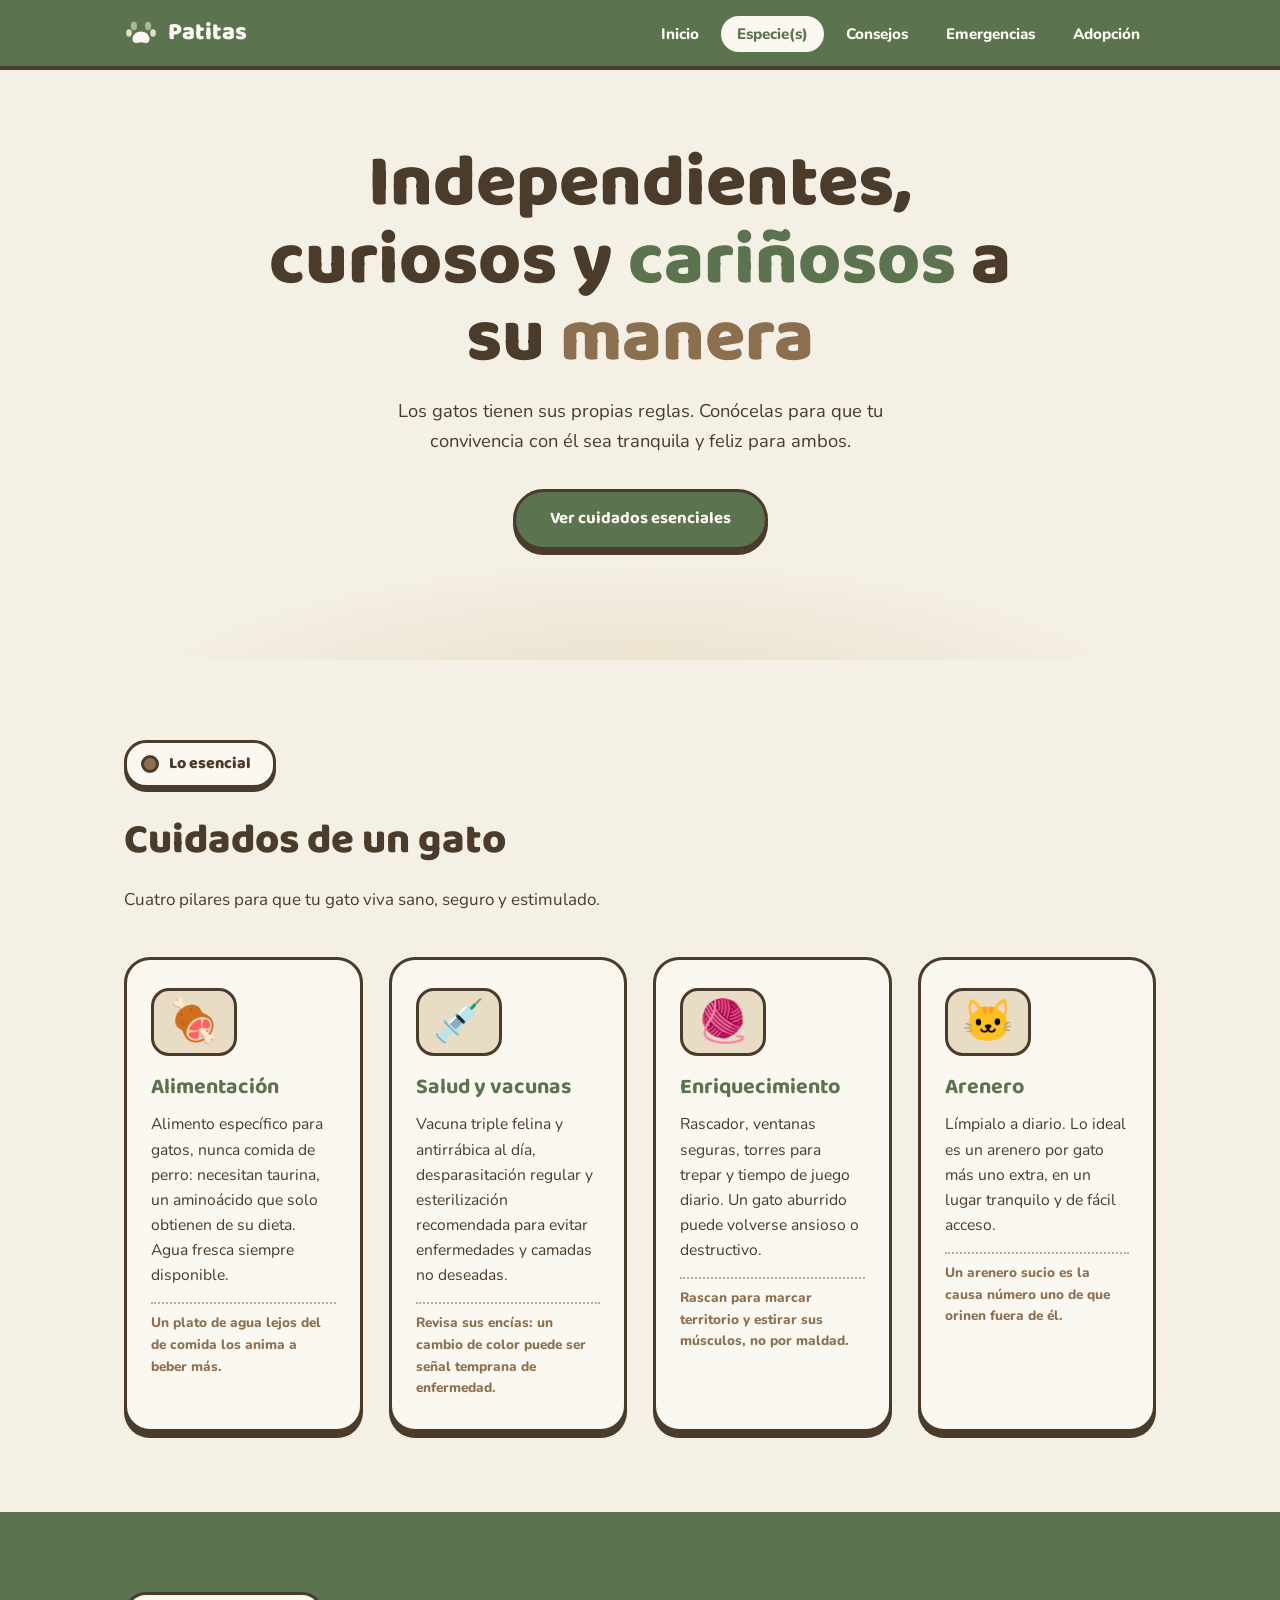
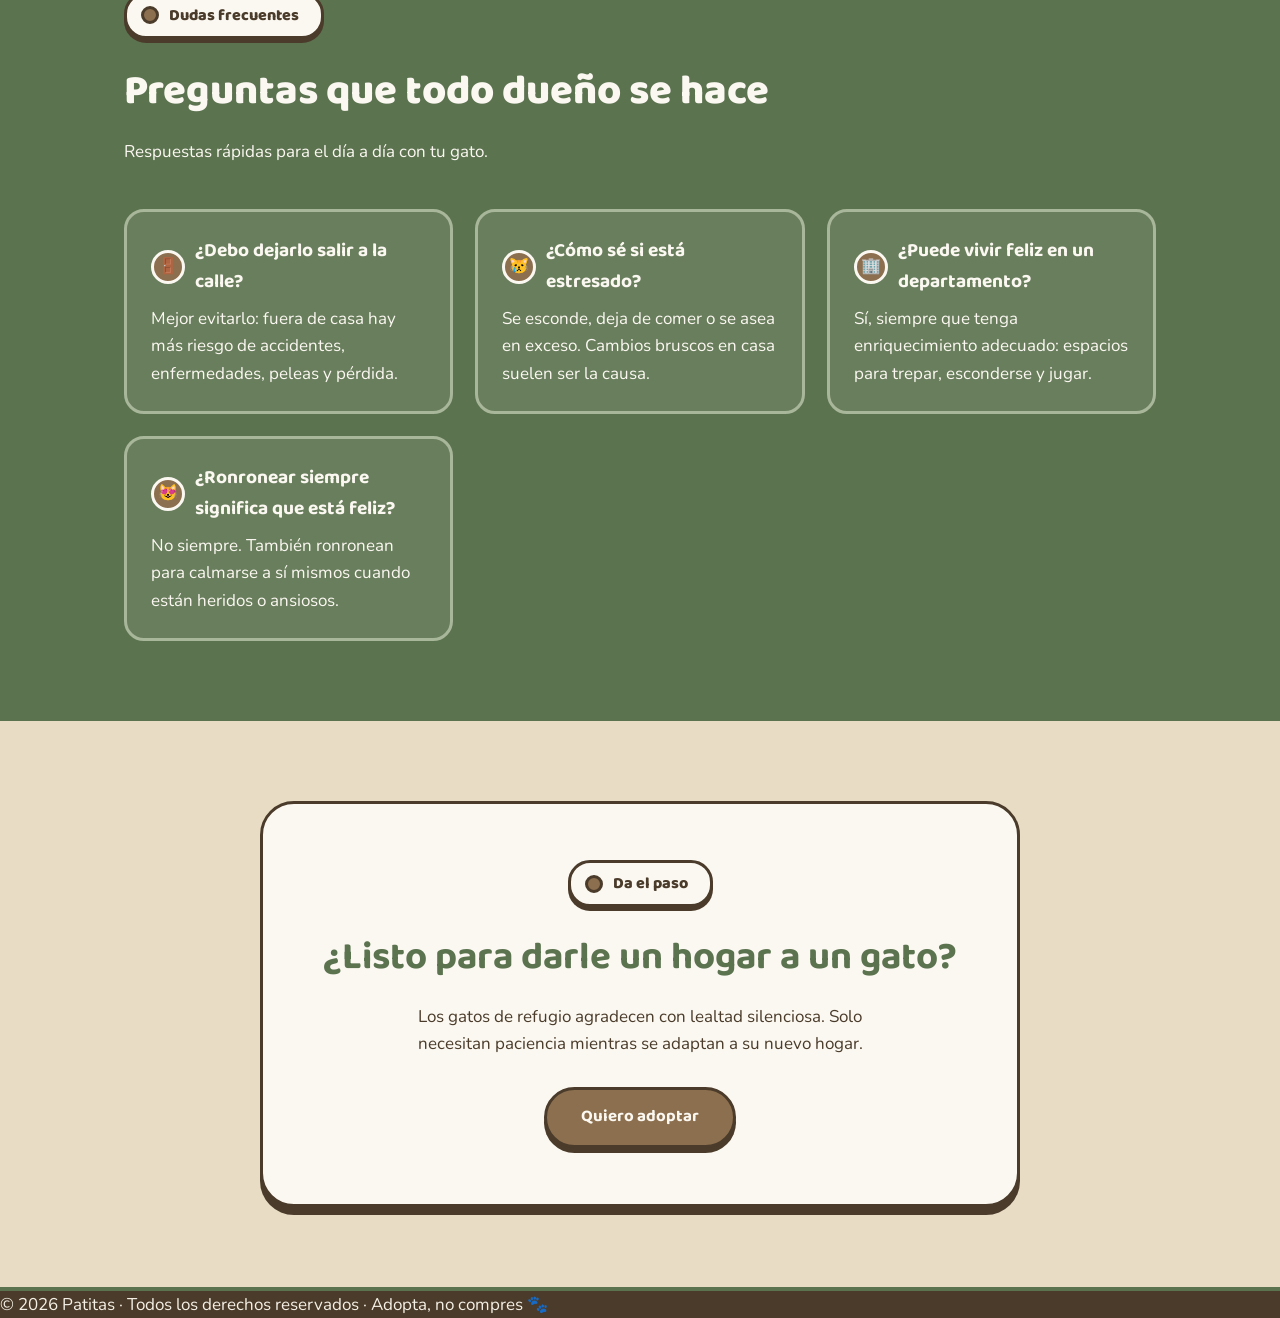
<file: gatos.html>
<!DOCTYPE html>
<html lang="es">
<head>
<meta charset="UTF-8">
<meta name="viewport" content="width=device-width, initial-scale=1.0">
<meta name="description" content="Guía completa de cuidados para gatos: alimentación, salud, enriquecimiento y arenero. Todo lo que necesitas saber en Patitas.">
<meta name="theme-color" content="#5C7350">
<title>Gatos · Guía de cuidados · Patitas</title>
<link rel="preconnect" href="https://fonts.googleapis.com">
<link rel="preconnect" href="https://fonts.gstatic.com" crossorigin>
<link href="https://fonts.googleapis.com/css2?family=Baloo+2:wght@500;700;800&family=Nunito:ital,wght@0,400;0,600;0,800;1,400&display=swap" rel="stylesheet">
<link rel="stylesheet" href="estilos.css">
</head>
<body>

<header>
  <nav class="nav" aria-label="Navegación Principal">
    <a class="logo" href="index.html" aria-label="Volver al inicio de Patitas">
      <svg viewBox="0 0 24 24" fill="none" aria-hidden="true">
        <ellipse cx="7" cy="7" rx="2.2" ry="3" fill="#A8B79A"/>
        <ellipse cx="17" cy="7" rx="2.2" ry="3" fill="#A8B79A"/>
        <ellipse cx="3.5" cy="12" rx="2" ry="2.6" fill="#E8DCC4"/>
        <ellipse cx="20.5" cy="12" rx="2" ry="2.6" fill="#E8DCC4"/>
        <path d="M12 11c3.5 0 6 2.6 6 5.4 0 2-1.6 3.1-3.3 2.6-1-.3-1.8-.5-2.7-.5s-1.7.2-2.7.5C7.6 19.5 6 18.4 6 16.4 6 13.6 8.5 11 12 11z" fill="#FBF8F1"/>
      </svg>
      Patitas
    </a>
    <ul>
      <li><a href="index.html#inicio">Inicio</a></li>
      <li><a class="activo" href="index.html#especies">Especie(s)</a></li>
      <li><a href="index.html#consejos">Consejos</a></li>
      <li><a href="index.html#emergencias">Emergencias</a></li>
      <li><a href="adopcion.html">Adopción</a></li>
    </ul>
  </nav>
</header>

<main>

  <section class="hero">
    <h1>Independientes, curiosos y <span class="musgo">cariñosos</span> a su <span class="tierra">manera</span></h1>
    <p>Los gatos tienen sus propias reglas. Conócelas para que tu convivencia con él sea tranquila y feliz para ambos.</p>
    <a class="btn" href="#cuidados">Ver cuidados esenciales</a>
  </section>

  <section id="cuidados">
    <div class="contenedor">
      <span class="placa">Lo esencial</span>
      <h2 class="titulo-seccion">Cuidados de un gato</h2>
      <p class="intro-seccion">Cuatro pilares para que tu gato viva sano, seguro y estimulado.</p>

      <div class="grid-especies">
        <article class="carta">
          <span class="emoji" aria-hidden="true">🍖</span>
          <h3>Alimentación</h3>
          <p>Alimento específico para gatos, nunca comida de perro: necesitan taurina, un aminoácido que solo obtienen de su dieta. Agua fresca siempre disponible.</p>
          <span class="dato">Un plato de agua lejos del de comida los anima a beber más.</span>
        </article>

        <article class="carta">
          <span class="emoji" aria-hidden="true">💉</span>
          <h3>Salud y vacunas</h3>
          <p>Vacuna triple felina y antirrábica al día, desparasitación regular y esterilización recomendada para evitar enfermedades y camadas no deseadas.</p>
          <span class="dato">Revisa sus encías: un cambio de color puede ser señal temprana de enfermedad.</span>
        </article>

        <article class="carta">
          <span class="emoji" aria-hidden="true">🧶</span>
          <h3>Enriquecimiento</h3>
          <p>Rascador, ventanas seguras, torres para trepar y tiempo de juego diario. Un gato aburrido puede volverse ansioso o destructivo.</p>
          <span class="dato">Rascan para marcar territorio y estirar sus músculos, no por maldad.</span>
        </article>

        <article class="carta">
          <span class="emoji" aria-hidden="true">🐱</span>
          <h3>Arenero</h3>
          <p>Límpialo a diario. Lo ideal es un arenero por gato más uno extra, en un lugar tranquilo y de fácil acceso.</p>
          <span class="dato">Un arenero sucio es la causa número uno de que orinen fuera de él.</span>
        </article>
      </div>
    </div>
  </section>

  <section class="fondo-musgo">
    <div class="contenedor">
      <span class="placa">Dudas frecuentes</span>
      <h2 class="titulo-seccion">Preguntas que todo dueño se hace</h2>
      <p class="intro-seccion">Respuestas rápidas para el día a día con tu gato.</p>

      <div class="lista-consejos">
        <article class="consejo">
          <h3><span class="icono" aria-hidden="true">🚪</span> ¿Debo dejarlo salir a la calle?</h3>
          <p>Mejor evitarlo: fuera de casa hay más riesgo de accidentes, enfermedades, peleas y pérdida.</p>
        </article>

        <article class="consejo">
          <h3><span class="icono" aria-hidden="true">😿</span> ¿Cómo sé si está estresado?</h3>
          <p>Se esconde, deja de comer o se asea en exceso. Cambios bruscos en casa suelen ser la causa.</p>
        </article>

        <article class="consejo">
          <h3><span class="icono" aria-hidden="true">🏢</span> ¿Puede vivir feliz en un departamento?</h3>
          <p>Sí, siempre que tenga enriquecimiento adecuado: espacios para trepar, esconderse y jugar.</p>
        </article>

        <article class="consejo">
          <h3><span class="icono" aria-hidden="true">😻</span> ¿Ronronear siempre significa que está feliz?</h3>
          <p>No siempre. También ronronean para calmarse a sí mismos cuando están heridos o ansiosos.</p>
        </article>
      </div>
    </div>
  </section>

  <section class="adopcion">
    <div class="contenedor">
      <div class="caja-adopcion">
        <span class="placa">Da el paso</span>
        <h2>¿Listo para darle un hogar a un gato?</h2>
        <p>Los gatos de refugio agradecen con lealtad silenciosa. Solo necesitan paciencia mientras se adaptan a su nuevo hogar.</p>
        <a class="btn secundario" href="adopcion.html">Quiero adoptar</a>
      </div>
    </div>
  </section>

</main>

<footer>
  <div class="pie-legal">
    © 2026 Patitas · Todos los derechos reservados · Adopta, no compres 🐾
  </div>
</footer>

</body>
</html>
</file>
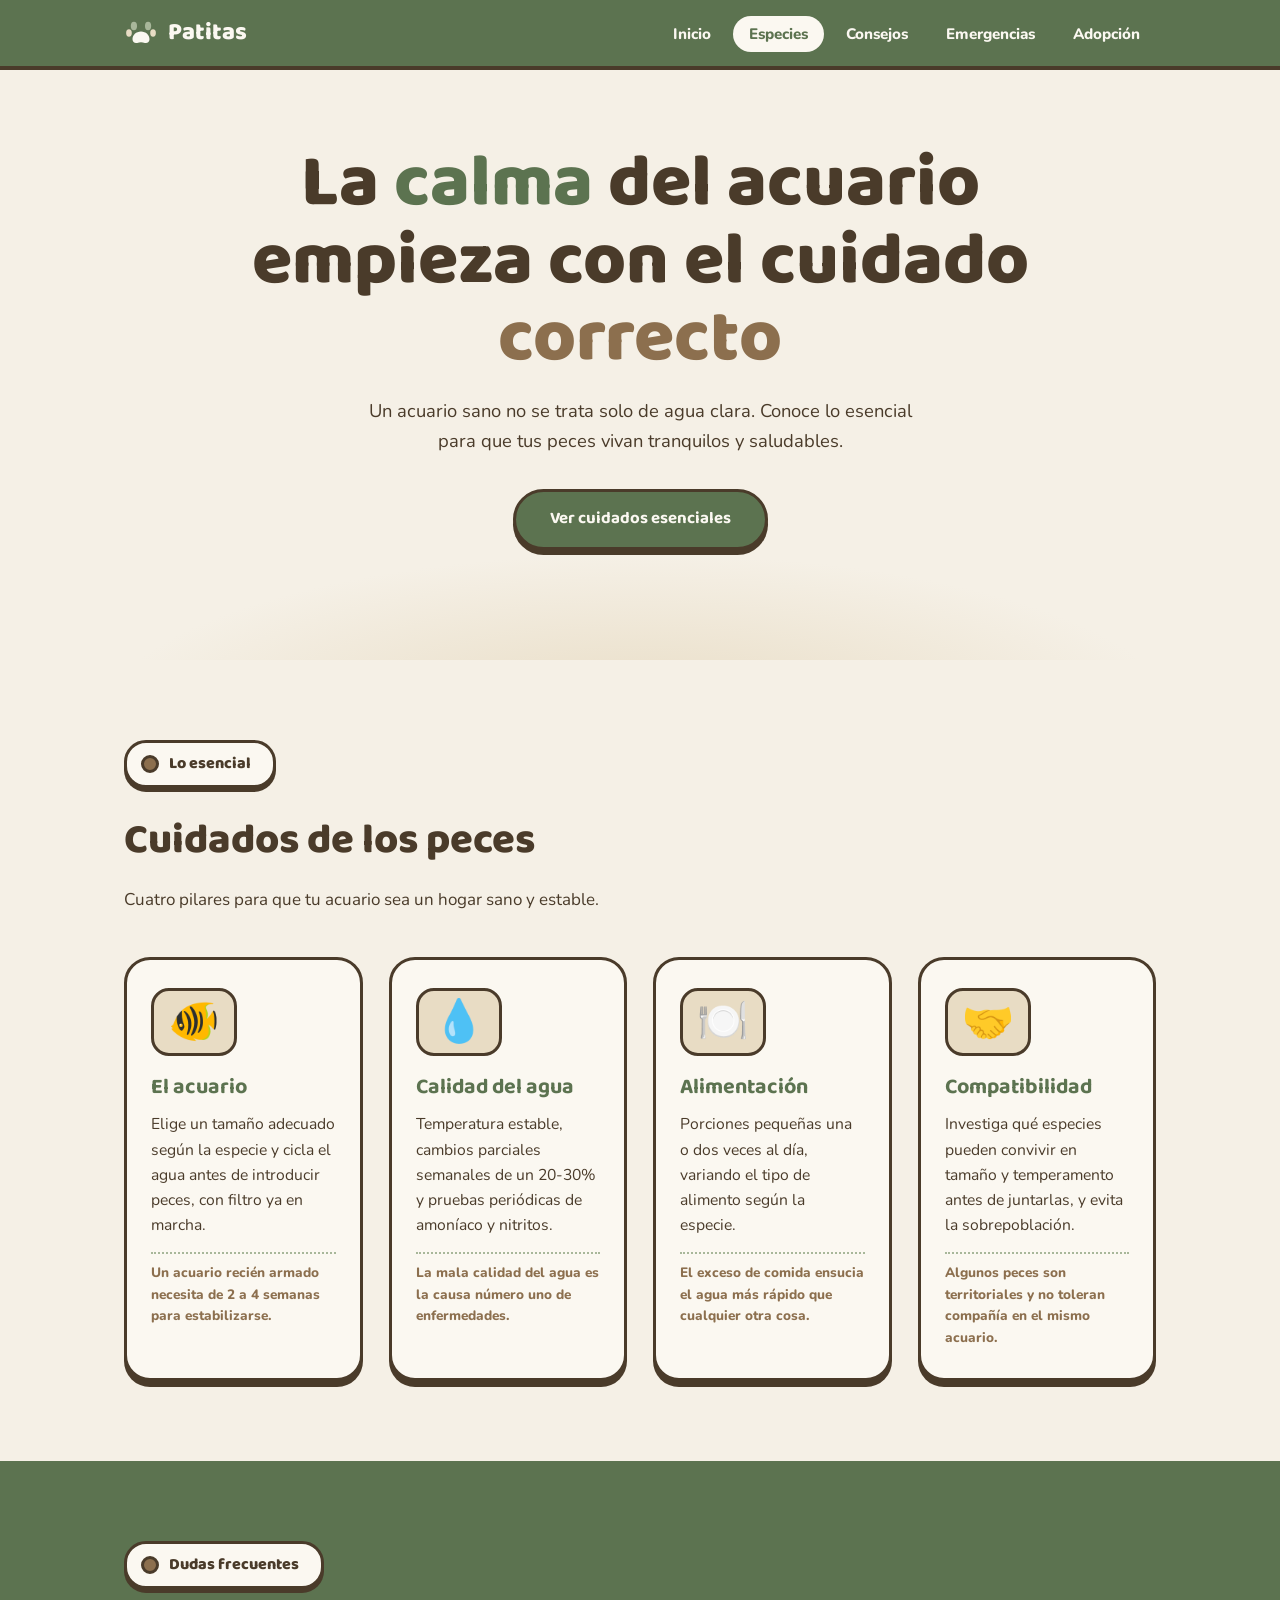
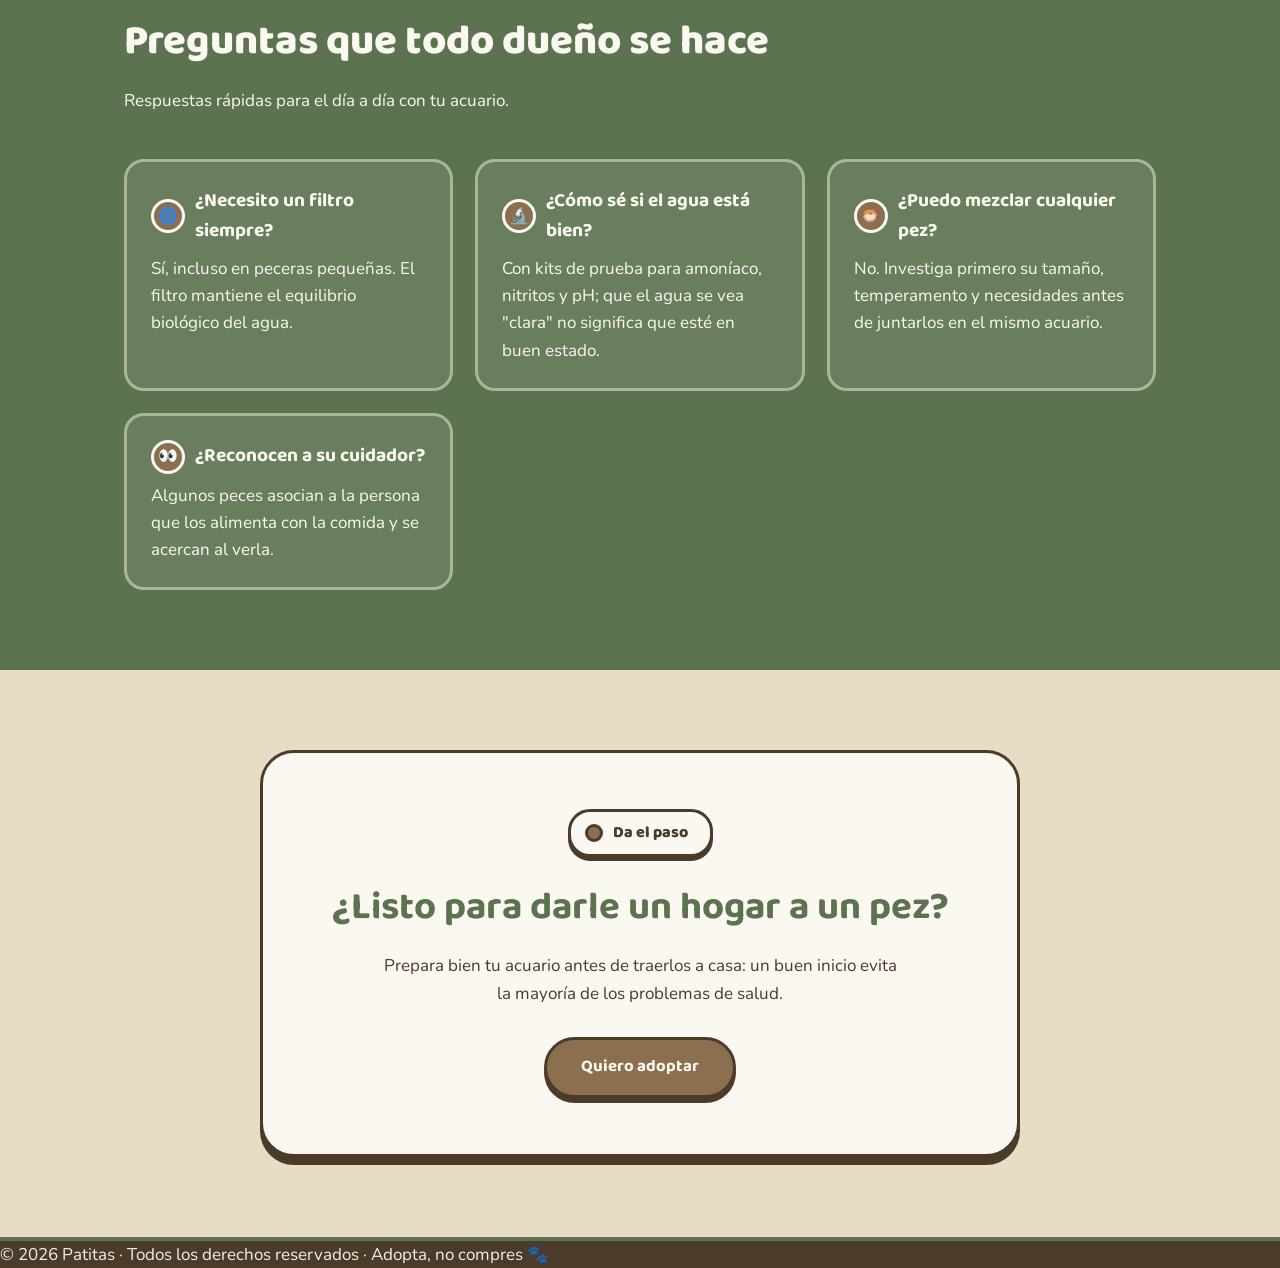
<file: peces.html>
<!DOCTYPE html>
<html lang="es">
<head>
<meta charset="UTF-8">
<meta name="viewport" content="width=device-width, initial-scale=1.0">
<meta name="description" content="Guía completa de cuidados para peces: acuario, calidad del agua, alimentación y compatibilidad. Todo lo que necesitas saber en Patitas.">
<meta name="theme-color" content="#5C7350">
<title>Peces · Guía de cuidados · Patitas</title>
<link rel="preconnect" href="https://fonts.googleapis.com">
<link rel="preconnect" href="https://fonts.gstatic.com" crossorigin>
<link href="https://fonts.googleapis.com/css2?family=Baloo+2:wght@500;700;800&family=Nunito:ital,wght@0,400;0,600;0,800;1,400&display=swap" rel="stylesheet">
<link rel="stylesheet" href="estilos.css">
</head>
<body>

<header>
  <nav class="nav" aria-label="Navegación Principal">
    <a class="logo" href="index.html" aria-label="Volver al inicio de Patitas">
      <svg viewBox="0 0 24 24" fill="none" aria-hidden="true">
        <ellipse cx="7" cy="7" rx="2.2" ry="3" fill="#A8B79A"/>
        <ellipse cx="17" cy="7" rx="2.2" ry="3" fill="#A8B79A"/>
        <ellipse cx="3.5" cy="12" rx="2" ry="2.6" fill="#E8DCC4"/>
        <ellipse cx="20.5" cy="12" rx="2" ry="2.6" fill="#E8DCC4"/>
        <path d="M12 11c3.5 0 6 2.6 6 5.4 0 2-1.6 3.1-3.3 2.6-1-.3-1.8-.5-2.7-.5s-1.7.2-2.7.5C7.6 19.5 6 18.4 6 16.4 6 13.6 8.5 11 12 11z" fill="#FBF8F1"/>
      </svg>
      Patitas
    </a>
    <ul>
      <li><a href="index.html#inicio">Inicio</a></li>
      <li><a class="activo" href="index.html#especies">Especies</a></li>
      <li><a href="index.html#consejos">Consejos</a></li>
      <li><a href="index.html#emergencias">Emergencias</a></li>
      <li><a href="adopcion.html">Adopción</a></li>
    </ul>
  </nav>
</header>

<main>

  <section class="hero">
    <h1>La <span class="musgo">calma</span> del acuario empieza con el cuidado <span class="tierra">correcto</span></h1>
    <p>Un acuario sano no se trata solo de agua clara. Conoce lo esencial para que tus peces vivan tranquilos y saludables.</p>
    <a class="btn" href="#cuidados">Ver cuidados esenciales</a>
  </section>

  <section id="cuidados">
    <div class="contenedor">
      <span class="placa">Lo esencial</span>
      <h2 class="titulo-seccion">Cuidados de los peces</h2>
      <p class="intro-seccion">Cuatro pilares para que tu acuario sea un hogar sano y estable.</p>

      <div class="grid-especies">
        <article class="carta">
          <span class="emoji" aria-hidden="true">🐠</span>
          <h3>El acuario</h3>
          <p>Elige un tamaño adecuado según la especie y cicla el agua antes de introducir peces, con filtro ya en marcha.</p>
          <span class="dato">Un acuario recién armado necesita de 2 a 4 semanas para estabilizarse.</span>
        </article>

        <article class="carta">
          <span class="emoji" aria-hidden="true">💧</span>
          <h3>Calidad del agua</h3>
          <p>Temperatura estable, cambios parciales semanales de un 20-30% y pruebas periódicas de amoníaco y nitritos.</p>
          <span class="dato">La mala calidad del agua es la causa número uno de enfermedades.</span>
        </article>

        <article class="carta">
          <span class="emoji" aria-hidden="true">🍽️</span>
          <h3>Alimentación</h3>
          <p>Porciones pequeñas una o dos veces al día, variando el tipo de alimento según la especie.</p>
          <span class="dato">El exceso de comida ensucia el agua más rápido que cualquier otra cosa.</span>
        </article>

        <article class="carta">
          <span class="emoji" aria-hidden="true">🤝</span>
          <h3>Compatibilidad</h3>
          <p>Investiga qué especies pueden convivir en tamaño y temperamento antes de juntarlas, y evita la sobrepoblación.</p>
          <span class="dato">Algunos peces son territoriales y no toleran compañía en el mismo acuario.</span>
        </article>
      </div>
    </div>
  </section>

  <section class="fondo-musgo">
    <div class="contenedor">
      <span class="placa">Dudas frecuentes</span>
      <h2 class="titulo-seccion">Preguntas que todo dueño se hace</h2>
      <p class="intro-seccion">Respuestas rápidas para el día a día con tu acuario.</p>

      <div class="lista-consejos">
        <article class="consejo">
          <h3><span class="icono" aria-hidden="true">🌀</span> ¿Necesito un filtro siempre?</h3>
          <p>Sí, incluso en peceras pequeñas. El filtro mantiene el equilibrio biológico del agua.</p>
        </article>

        <article class="consejo">
          <h3><span class="icono" aria-hidden="true">🔬</span> ¿Cómo sé si el agua está bien?</h3>
          <p>Con kits de prueba para amoníaco, nitritos y pH; que el agua se vea "clara" no significa que esté en buen estado.</p>
        </article>

        <article class="consejo">
          <h3><span class="icono" aria-hidden="true">🐡</span> ¿Puedo mezclar cualquier pez?</h3>
          <p>No. Investiga primero su tamaño, temperamento y necesidades antes de juntarlos en el mismo acuario.</p>
        </article>

        <article class="consejo">
          <h3><span class="icono" aria-hidden="true">👀</span> ¿Reconocen a su cuidador?</h3>
          <p>Algunos peces asocian a la persona que los alimenta con la comida y se acercan al verla.</p>
        </article>
      </div>
    </div>
  </section>

  <section class="adopcion">
    <div class="contenedor">
      <div class="caja-adopcion">
        <span class="placa">Da el paso</span>
        <h2>¿Listo para darle un hogar a un pez?</h2>
        <p>Prepara bien tu acuario antes de traerlos a casa: un buen inicio evita la mayoría de los problemas de salud.</p>
        <a class="btn secundario" href="adopcion.html">Quiero adoptar</a>
      </div>
    </div>
  </section>

</main>

<footer>
  <div class="pie-legal">
    © 2026 Patitas · Todos los derechos reservados · Adopta, no compres 🐾
  </div>
</footer>

</body>
</html>
</file>
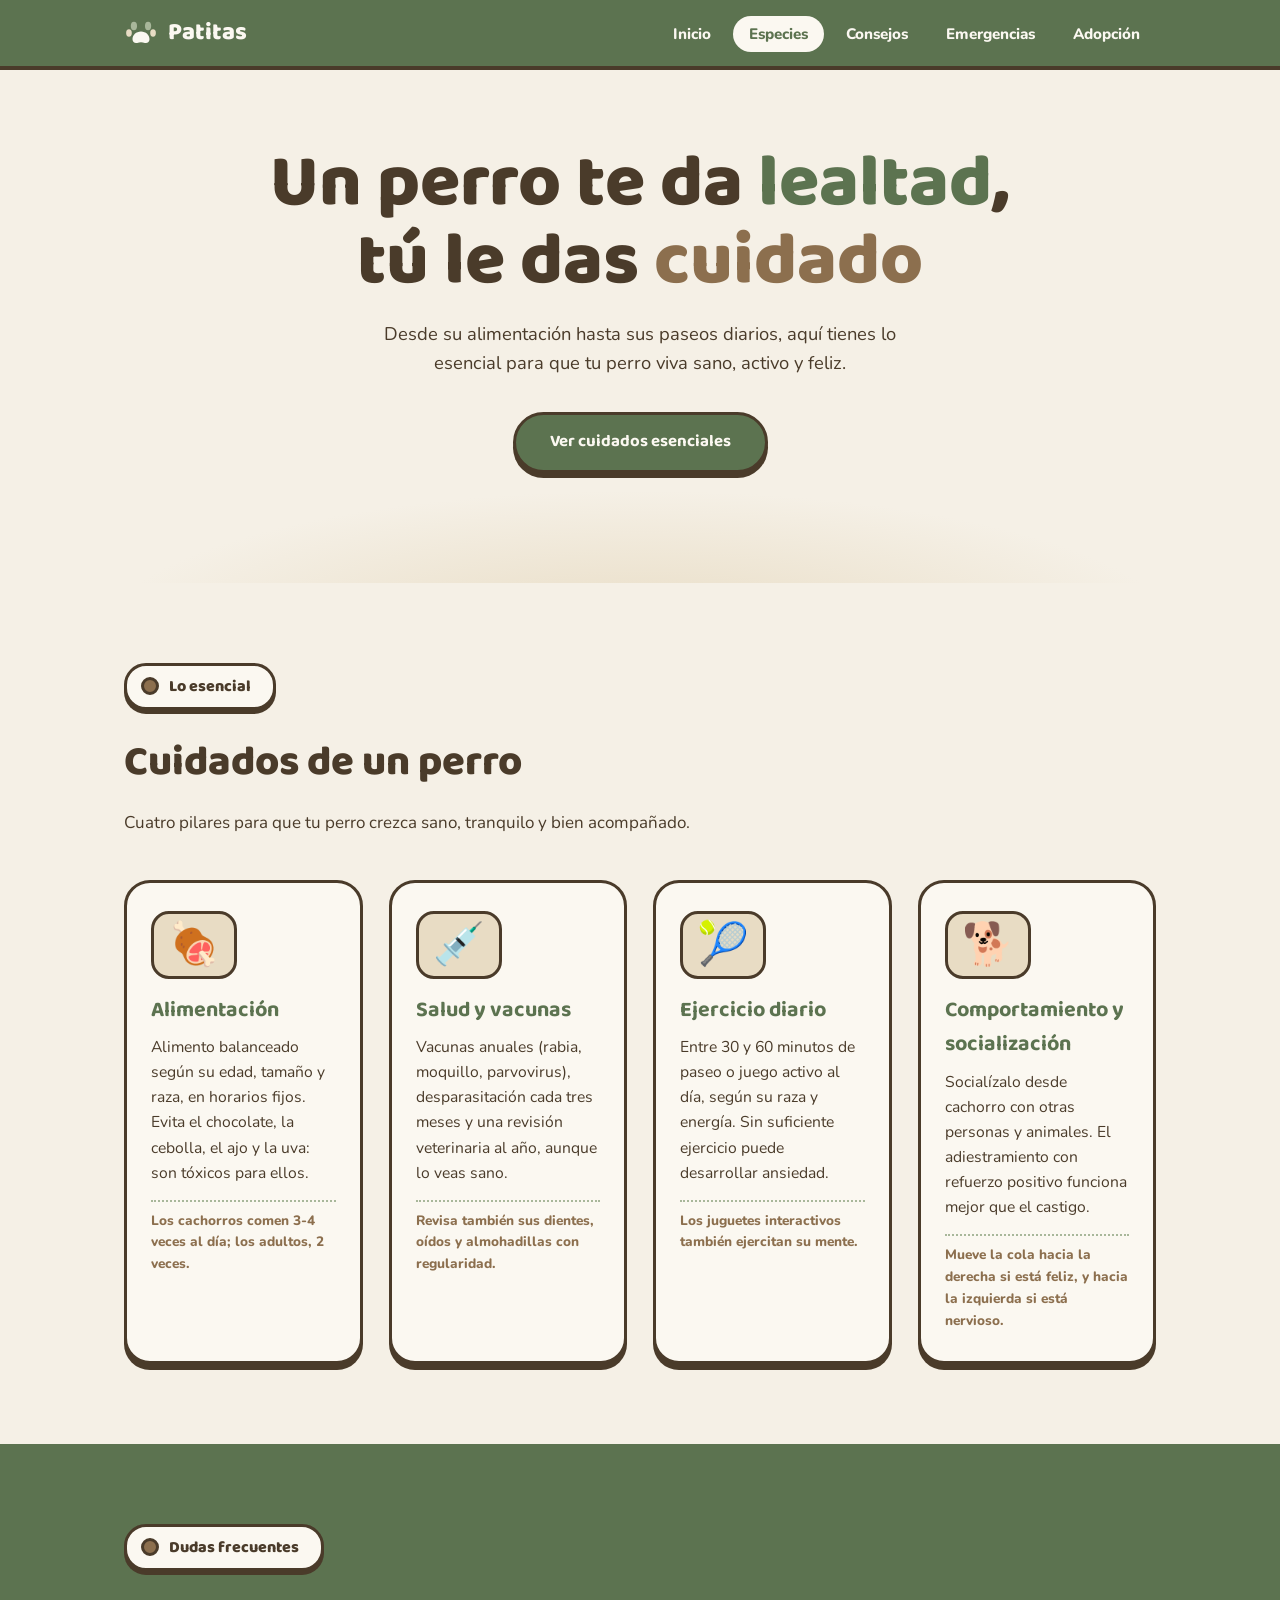
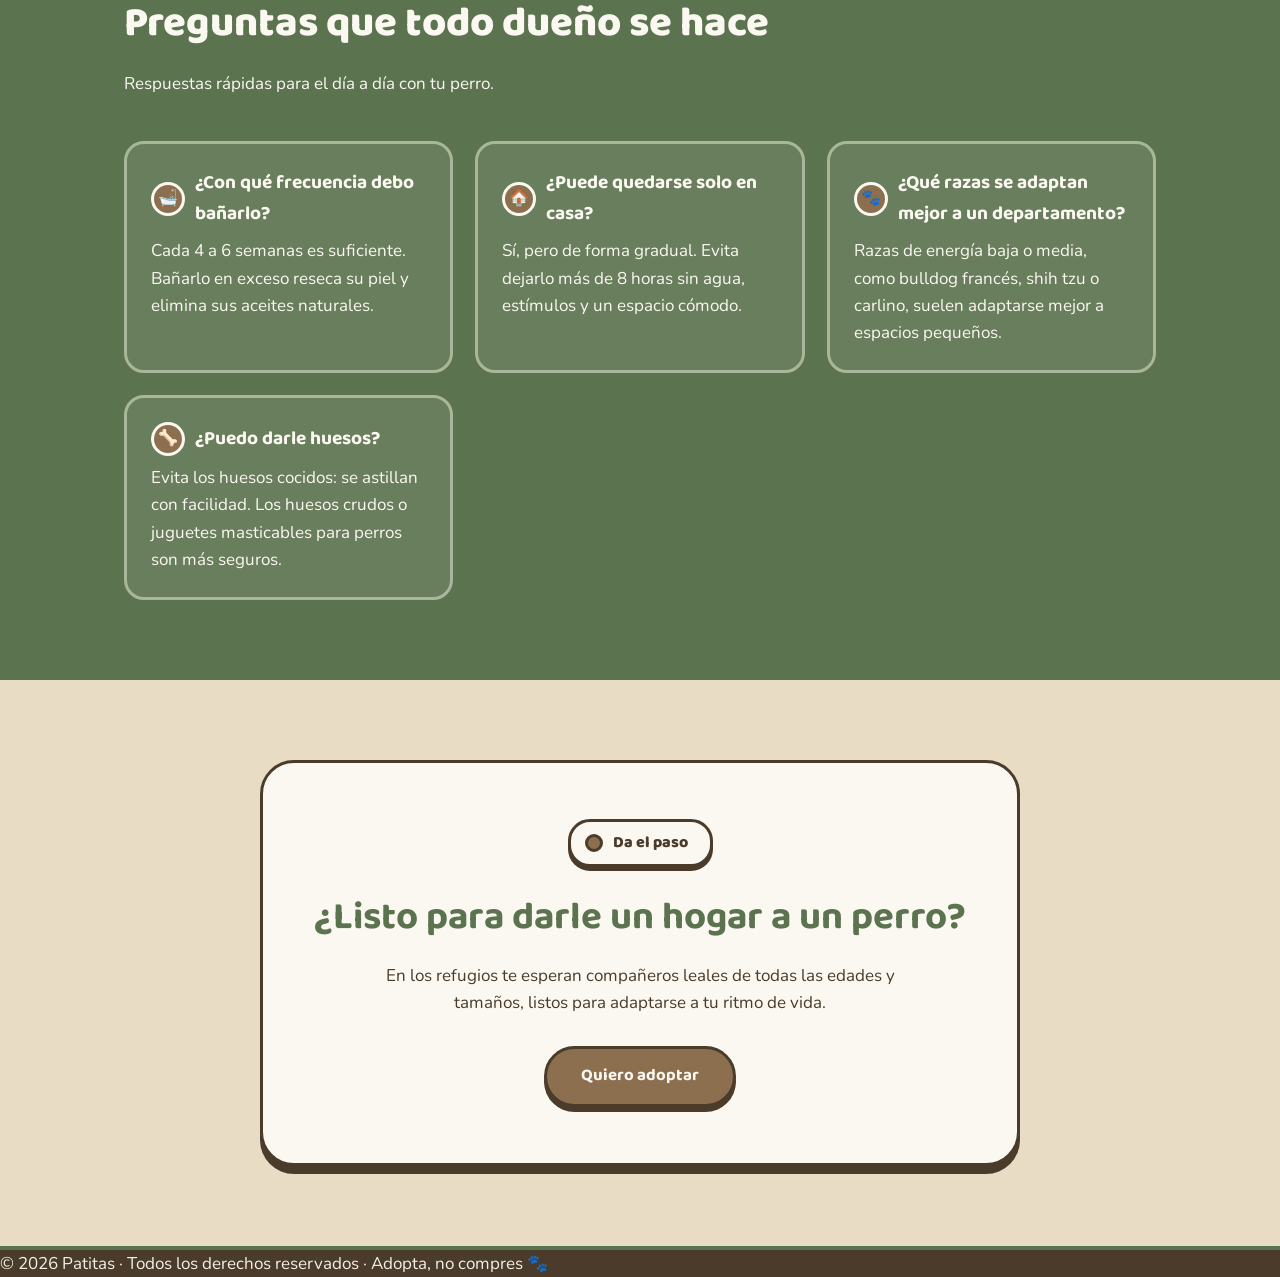
<file: perros.html>
<!DOCTYPE html>
<html lang="es">
<head>
<meta charset="UTF-8">
<meta name="viewport" content="width=device-width, initial-scale=1.0">
<meta name="description" content="Guía completa de cuidados para perros: alimentación, salud, ejercicio y comportamiento. Todo lo que necesitas saber en Patitas.">
<meta name="theme-color" content="#5C7350">
<title>Perros · Guía de cuidados · Patitas</title>
<link rel="preconnect" href="https://fonts.googleapis.com">
<link rel="preconnect" href="https://fonts.gstatic.com" crossorigin>
<link href="https://fonts.googleapis.com/css2?family=Baloo+2:wght@500;700;800&family=Nunito:ital,wght@0,400;0,600;0,800;1,400&display=swap" rel="stylesheet">
<link rel="stylesheet" href="estilos.css">
</head>
<body>

<header>
  <nav class="nav" aria-label="Navegación Principal">
    <a class="logo" href="index.html" aria-label="Volver al inicio de Patitas">
      <svg viewBox="0 0 24 24" fill="none" aria-hidden="true">
        <ellipse cx="7" cy="7" rx="2.2" ry="3" fill="#A8B79A"/>
        <ellipse cx="17" cy="7" rx="2.2" ry="3" fill="#A8B79A"/>
        <ellipse cx="3.5" cy="12" rx="2" ry="2.6" fill="#E8DCC4"/>
        <ellipse cx="20.5" cy="12" rx="2" ry="2.6" fill="#E8DCC4"/>
        <path d="M12 11c3.5 0 6 2.6 6 5.4 0 2-1.6 3.1-3.3 2.6-1-.3-1.8-.5-2.7-.5s-1.7.2-2.7.5C7.6 19.5 6 18.4 6 16.4 6 13.6 8.5 11 12 11z" fill="#FBF8F1"/>
      </svg>
      Patitas
    </a>
    <ul>
      <li><a href="index.html#inicio">Inicio</a></li>
      <li><a class="activo" href="index.html#especies">Especies</a></li>
      <li><a href="index.html#consejos">Consejos</a></li>
      <li><a href="index.html#emergencias">Emergencias</a></li>
      <li><a href="adopcion.html">Adopción</a></li>
    </ul>
  </nav>
</header>

<main>

  <section class="hero">
    <h1>Un perro te da <span class="musgo">lealtad</span>, tú le das <span class="tierra">cuidado</span></h1>
    <p>Desde su alimentación hasta sus paseos diarios, aquí tienes lo esencial para que tu perro viva sano, activo y feliz.</p>
    <a class="btn" href="#cuidados">Ver cuidados esenciales</a>
  </section>

  <section id="cuidados">
    <div class="contenedor">
      <span class="placa">Lo esencial</span>
      <h2 class="titulo-seccion">Cuidados de un perro</h2>
      <p class="intro-seccion">Cuatro pilares para que tu perro crezca sano, tranquilo y bien acompañado.</p>

      <div class="grid-especies">
        <article class="carta">
          <span class="emoji" aria-hidden="true">🍖</span>
          <h3>Alimentación</h3>
          <p>Alimento balanceado según su edad, tamaño y raza, en horarios fijos. Evita el chocolate, la cebolla, el ajo y la uva: son tóxicos para ellos.</p>
          <span class="dato">Los cachorros comen 3-4 veces al día; los adultos, 2 veces.</span>
        </article>

        <article class="carta">
          <span class="emoji" aria-hidden="true">💉</span>
          <h3>Salud y vacunas</h3>
          <p>Vacunas anuales (rabia, moquillo, parvovirus), desparasitación cada tres meses y una revisión veterinaria al año, aunque lo veas sano.</p>
          <span class="dato">Revisa también sus dientes, oídos y almohadillas con regularidad.</span>
        </article>

        <article class="carta">
          <span class="emoji" aria-hidden="true">🎾</span>
          <h3>Ejercicio diario</h3>
          <p>Entre 30 y 60 minutos de paseo o juego activo al día, según su raza y energía. Sin suficiente ejercicio puede desarrollar ansiedad.</p>
          <span class="dato">Los juguetes interactivos también ejercitan su mente.</span>
        </article>

        <article class="carta">
          <span class="emoji" aria-hidden="true">🐕</span>
          <h3>Comportamiento y socialización</h3>
          <p>Socialízalo desde cachorro con otras personas y animales. El adiestramiento con refuerzo positivo funciona mejor que el castigo.</p>
          <span class="dato">Mueve la cola hacia la derecha si está feliz, y hacia la izquierda si está nervioso.</span>
        </article>
      </div>
    </div>
  </section>

  <section class="fondo-musgo">
    <div class="contenedor">
      <span class="placa">Dudas frecuentes</span>
      <h2 class="titulo-seccion">Preguntas que todo dueño se hace</h2>
      <p class="intro-seccion">Respuestas rápidas para el día a día con tu perro.</p>

      <div class="lista-consejos">
        <article class="consejo">
          <h3><span class="icono" aria-hidden="true">🛁</span> ¿Con qué frecuencia debo bañarlo?</h3>
          <p>Cada 4 a 6 semanas es suficiente. Bañarlo en exceso reseca su piel y elimina sus aceites naturales.</p>
        </article>

        <article class="consejo">
          <h3><span class="icono" aria-hidden="true">🏠</span> ¿Puede quedarse solo en casa?</h3>
          <p>Sí, pero de forma gradual. Evita dejarlo más de 8 horas sin agua, estímulos y un espacio cómodo.</p>
        </article>

        <article class="consejo">
          <h3><span class="icono" aria-hidden="true">🐾</span> ¿Qué razas se adaptan mejor a un departamento?</h3>
          <p>Razas de energía baja o media, como bulldog francés, shih tzu o carlino, suelen adaptarse mejor a espacios pequeños.</p>
        </article>

        <article class="consejo">
          <h3><span class="icono" aria-hidden="true">🦴</span> ¿Puedo darle huesos?</h3>
          <p>Evita los huesos cocidos: se astillan con facilidad. Los huesos crudos o juguetes masticables para perros son más seguros.</p>
        </article>
      </div>
    </div>
  </section>

  <section class="adopcion">
    <div class="contenedor">
      <div class="caja-adopcion">
        <span class="placa">Da el paso</span>
        <h2>¿Listo para darle un hogar a un perro?</h2>
        <p>En los refugios te esperan compañeros leales de todas las edades y tamaños, listos para adaptarse a tu ritmo de vida.</p>
        <a class="btn secundario" href="adopcion.html">Quiero adoptar</a>
      </div>
    </div>
  </section>

</main>

<footer>
  <div class="pie-legal">
    © 2026 Patitas · Todos los derechos reservados · Adopta, no compres 🐾
  </div>
</footer>

</body>
</html>
</file>
<file: estilos.css>
/* ============================================
   PATITAS · Hoja de estilos
   PALETA NATURAL
   Inspirada en tierra, bosque y arena:
   musgo, salvia, corteza, arena y lino.
   ============================================ */
:root{
  --lino:#F5F0E6;
  --arena:#E8DCC4;
  --salvia:#A8B79A;
  --musgo:#5C7350;
  --corteza:#4A3B2A;
  --tierra:#8C6F4E;
  --crema:#FBF8F1;
  --radius-tag:22px;
}

*{margin:0;padding:0;box-sizing:border-box}

html{scroll-behavior:smooth}

body{
  font-family:'Nunito',sans-serif;
  background:var(--lino);
  color:var(--corteza);
  line-height:1.6;
  font-size:17px;
}

h1,h2,h3,.tag,.btn{font-family:'Baloo 2',cursive}

a{color:inherit}
a:focus-visible,button:focus-visible{
  outline:3px solid var(--tierra);
  outline-offset:3px;
  border-radius:6px;
}

.contenedor{max-width:1080px;margin:0 auto;padding:0 24px}

header{
  position:sticky;top:0;z-index:50;
  background:var(--musgo);
  border-bottom:4px solid var(--corteza);
}
.nav{
  display:flex;align-items:center;justify-content:space-between;
  flex-wrap:wrap;gap:10px;
  padding:14px 24px;max-width:1080px;margin:0 auto;
}
.logo{
  display:flex;align-items:center;gap:10px;
  font-family:'Baloo 2',cursive;font-weight:800;font-size:1.5rem;
  text-decoration:none;color:var(--crema);
}
.logo svg{width:34px;height:34px}
.nav ul{display:flex;gap:6px;list-style:none;flex-wrap:wrap}
.nav ul a{
  text-decoration:none;font-weight:800;font-size:.95rem;
  color:var(--crema);
  padding:8px 16px;border-radius:999px;
  transition:background .2s,color .2s;
}
.nav ul a:hover,
.nav ul a.activo{
  background:var(--crema);
  color:var(--musgo);
}

.hero{
  position:relative;
  padding:76px 24px 110px;
  text-align:center;
  background:
    radial-gradient(ellipse 60% 40% at 50% 110%, var(--arena) 0%, transparent 70%),
    var(--lino);
}
.hero h1{
  font-size:clamp(2.6rem,7vw,4.6rem);
  font-weight:800;line-height:1.05;
  max-width:780px;margin:0 auto 18px;
}
.hero h1 .musgo{color:var(--musgo)}
.hero h1 .tierra{color:var(--tierra)}
.hero p{
  max-width:560px;margin:0 auto 34px;
  font-size:1.15rem;
}
.btn{
  display:inline-block;
  background:var(--musgo);color:var(--crema);
  text-decoration:none;font-weight:700;font-size:1.05rem;
  padding:14px 34px;border-radius:999px;
  border:3px solid var(--corteza);
  box-shadow:0 5px 0 var(--corteza);
  transition:transform .15s, box-shadow .15s;
}
.btn:hover{transform:translateY(3px);box-shadow:0 2px 0 var(--corteza)}
.btn.secundario{background:var(--tierra)}

.huellas{
  background:var(--corteza);
  color:var(--arena);
  padding:10px 0;
  font-family:'Baloo 2',cursive;font-weight:700;
  letter-spacing:.12em;
  white-space:nowrap;overflow:hidden;
}
.huellas span{display:inline-block;padding-left:100%;animation:marquesina 28s linear infinite}
@keyframes marquesina{to{transform:translateX(-100%)}}

.placa{
  position:relative;z-index:1;
  display:inline-flex;align-items:center;gap:10px;
  background:var(--crema);
  border:3px solid var(--corteza);
  border-radius:var(--radius-tag);
  padding:8px 22px 8px 14px;
  font-family:'Baloo 2',cursive;font-weight:800;font-size:1rem;
  color:var(--corteza);
  box-shadow:0 4px 0 var(--corteza);
  margin-bottom:20px;
}
.placa::before{
  content:"";
  width:12px;height:12px;border-radius:50%;
  border:3px solid var(--corteza);
  background:var(--tierra);
}

section{
  padding:80px 0;
  scroll-margin-top:90px;
}
.titulo-seccion{
  font-size:clamp(1.9rem,4vw,2.6rem);
  font-weight:800;margin-bottom:12px;
}
.intro-seccion{max-width:600px;margin-bottom:44px}

.grid-especies{
  display:grid;grid-template-columns:repeat(auto-fit,minmax(230px,1fr));
  gap:26px;position:relative;z-index:1;
}
.carta{
  background:var(--crema);
  border:3px solid var(--corteza);
  border-radius:26px;
  padding:28px 24px;
  box-shadow:0 6px 0 var(--corteza);
  transition:transform .15s;
}
.carta:hover{transform:translateY(-4px)}
.carta .emoji{
  font-size:2.6rem;line-height:1;
  display:inline-block;margin-bottom:14px;
  background:var(--arena);
  border:3px solid var(--corteza);
  border-radius:18px;padding:10px 14px;
}
.carta h3{font-size:1.35rem;margin-bottom:8px;color:var(--musgo)}
.carta p{font-size:.98rem}
.carta .dato{
  margin-top:14px;display:inline-block;
  font-weight:800;font-size:.85rem;
  color:var(--tierra);
  border-top:2px dotted var(--salvia);
  padding-top:8px;
}

.fondo-musgo{background:var(--musgo);color:var(--crema)}
.lista-consejos{
  display:grid;grid-template-columns:repeat(auto-fit,minmax(280px,1fr));
  gap:22px;position:relative;z-index:1;
}
.consejo{
  background:rgba(251,248,241,.08);
  border:3px solid var(--salvia);
  border-radius:20px;
  padding:24px;
}
.consejo h3{
  display:flex;align-items:center;gap:10px;
  font-size:1.2rem;margin-bottom:8px;
}
.consejo h3 .icono{
  background:var(--tierra);
  border-radius:50%;
  width:34px;height:34px;flex:0 0 34px;
  display:grid;place-items:center;
  border:3px solid var(--crema);
  font-size:1rem;
}

.faq-lista{
  display:flex;flex-direction:column;gap:16px;
  max-width:760px;position:relative;z-index:1;
}
.faq-item{
  background:var(--crema);
  border:3px solid var(--corteza);
  border-radius:18px;
  padding:0;
  box-shadow:0 5px 0 var(--corteza);
  overflow:hidden;
}
.faq-item summary{
  list-style:none;
  cursor:pointer;
  display:flex;align-items:center;justify-content:space-between;
  gap:14px;
  padding:18px 22px;
  font-family:'Baloo 2',cursive;font-weight:700;font-size:1.02rem;
  color:var(--musgo);
}
.faq-item summary::-webkit-details-marker{display:none}
.faq-item summary:focus-visible{
  outline:3px solid var(--tierra);
  outline-offset:-4px;
  border-radius:14px;
}
.faq-item summary::after{
  content:"+";
  flex:0 0 30px;height:30px;
  display:grid;place-items:center;
  background:var(--arena);
  border:2px solid var(--corteza);
  border-radius:50%;
  font-size:1.2rem;font-weight:800;
  color:var(--corteza);
  transition:transform .2s ease;
}
.faq-item[open] summary::after{
  content:"–";
  transform:rotate(180deg);
  background:var(--tierra);
  color:var(--crema);
}
.faq-item p{
  padding:0 22px 20px;
  color:var(--corteza);
  font-size:.98rem;
  animation:faqFade .25s ease;
}
@keyframes faqFade{
  from{opacity:0;transform:translateY(-6px)}
  to{opacity:1;transform:translateY(0)}
}

.adopcion{
  text-align:center;
  background:var(--arena);
}
.caja-adopcion{
  position:relative;z-index:1;
  background:var(--crema);
  border:3px solid var(--corteza);
  border-radius:34px;
  box-shadow:0 8px 0 var(--corteza);
  padding:56px 32px;
  max-width:760px;margin:0 auto;
}
.caja-adopcion h2{font-size:clamp(1.8rem,4vw,2.4rem);margin-bottom:14px;color:var(--musgo)}
.caja-adopcion p{max-width:520px;margin:0 auto 30px}
.pasos{
  display:flex;justify-content:center;gap:18px;flex-wrap:wrap;
  margin-bottom:34px;
}
.paso{
  background:var(--lino);
  border:2px dotted var(--corteza);
  border-radius:999px;
  padding:8px 18px;
  font-weight:800;font-size:.9rem;
}

footer{
  background:var(--corteza);color:var(--lino);
  border-top:4px solid var(--musgo);
}
.pie{
  max-width:1080px;margin:0 auto;
  padding:52px 24px 28px;
  display:grid;
  grid-template-columns:repeat(auto-fit,minmax(220px,1fr));
  gap:36px;
}
.pie .logo{color:var(--lino);margin-bottom:12px}
.pie p{font-size:.92rem;opacity:.85;max-width:280px}
.pie h4{
  font-family:'Baloo 2',cursive;font-weight:800;
  font-size:1.05rem;margin-bottom:14px;
  color:var(--salvia);
}
.pie ul{list-style:none}
.pie ul li{margin-bottom:10px}
.pie ul a{
  text-decoration:none;font-size:.95rem;opacity:.85;
  transition:opacity
</file>
